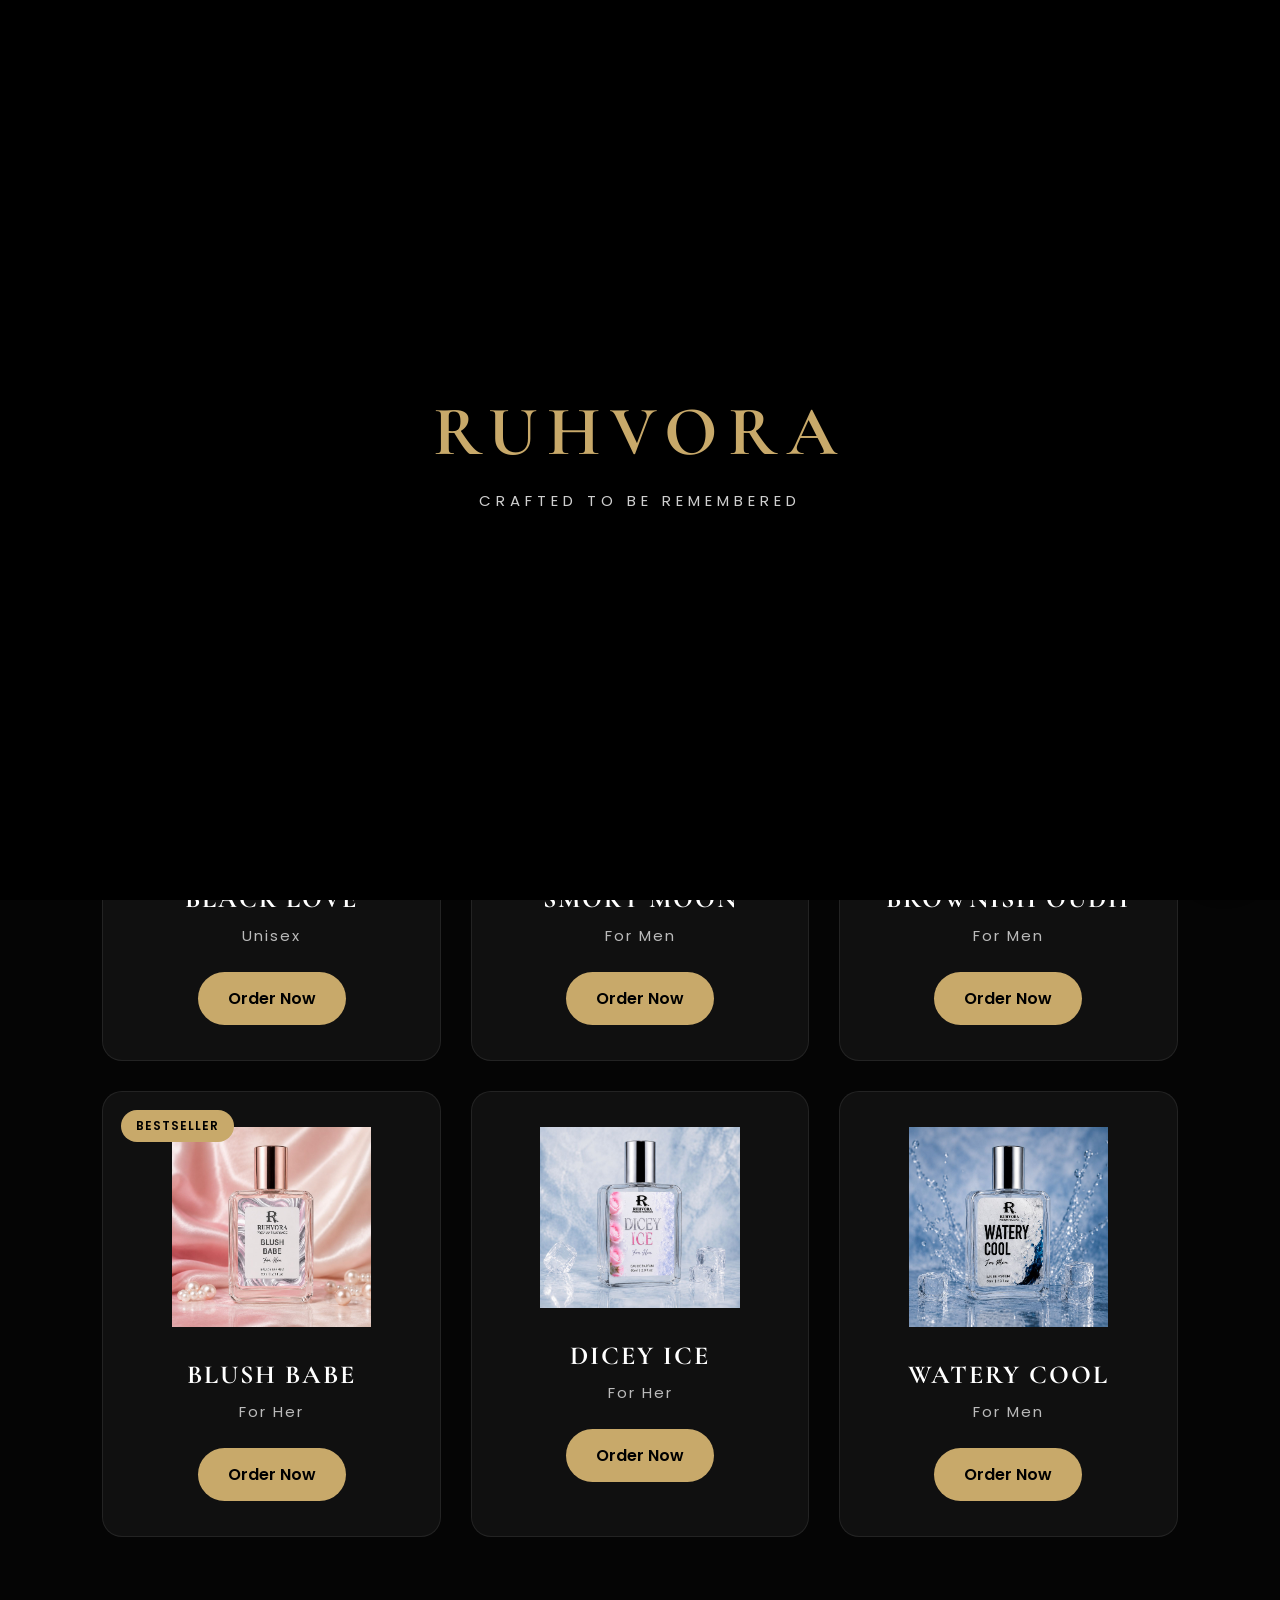
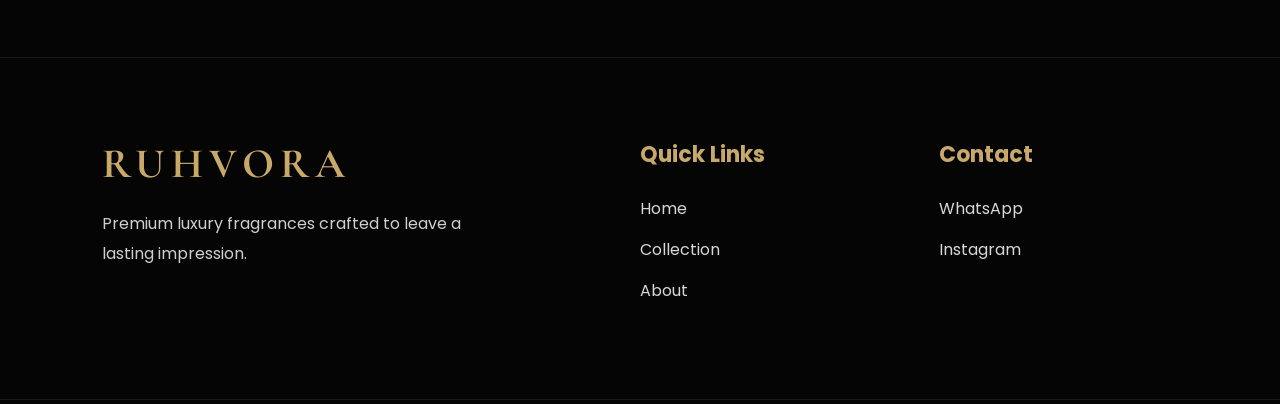
<file: index.html>
<!DOCTYPE html>
<html lang="en">
<head>
<meta http-equiv="refresh" content="0; url=products.html">
<meta property="og:title" content="RUHVORA | Luxury Fragrances">
<meta property="og:description"
content="Luxury fragrances crafted to be remembered.">
<meta property="og:image"
content="images/social-preview.jpeg">
<meta property="og:type"
content="website">
<meta charset="UTF-8">
<meta http-equiv="X-UA-Compatible" content="IE=edge">
<meta name="viewport" content="width=device-width, initial-scale=1.0">
<title>RUHVORA | Luxury Fragrances</title>
<meta name="description"
content="Discover premium luxury fragrances by RUHVORA. Long-lasting perfumes crafted for elegance, confidence and unforgettable impressions.">
<link rel="stylesheet" href="css/style.css">
<link rel="stylesheet" href="css/responsive.css">
<link rel="preconnect" href="https://fonts.googleapis.com">
<link rel="preconnect" href="https://fonts.gstatic.com" crossorigin>
<link href="https://fonts.googleapis.com/css2?family=Cormorant+Garamond:wght@400;500;600;700&family=Poppins:wght@300;400;500;600&display=swap" rel="stylesheet">
<link rel="icon" type="image/png" sizes="32x32" href="images/favicon.jpeg">
<link rel="apple-touch-icon" href="images/favicon.jpeg">
<meta name="theme-color" content="#000000">
</head>

<body>
<div id="loader">

    <div class="loader-content">

        <h1>RUHVORA</h1>

        <p>Crafted To Be Remembered</p>

    </div>

</div>
<header>
<nav class="navbar">
<div class="logo">
RUHVORA
</div>
<ul class="nav-links">
<li><a href="index.html">Home</a></li>
<li><a href="products.html">Collection</a></li>
<li><a href="about.html">About</a></li>
<li><a href="#contact">Contact</a></li>
</ul>
<a href="https://wa.me/918700405372" class="whatsapp-btn">
Order Now
</a>
<div class="menu-toggle">
    <span></span>
    <span></span>
    <span></span>
</div>
</nav>
</header>

<section class="hero ">
<div class="hero-content reveal-left">
<br>
<br>
<p class="tagline">Luxury Fragrances</p>
<h1>Crafted To<br>Be Remembered</h1>
<p class="hero-text">
Every fragrance tells a story.

Experience premium perfumes inspired by elegance,
confidence and unforgettable moments.
</p>

<div class="hero-buttons">
<a href="products.html" class="gold-btn">
Explore Collection
</a>
<a href="about.html" class="outline-btn">
About Brand
</a>
</div>
</div>
</section>

<section class="luxury-strip reveal">
    <div class="strip-box">
        <h2>6+</h2>
        <p>Luxury Fragrances</p>
    </div>
    <div class="strip-box">
        <h2>Long</h2>
        <p>Lasting Performance</p>
    </div>
    <div class="strip-box">
        <h2>Premium</h2>
        <p>Imported Oils</p>
    </div>
    <div class="strip-box">
        <h2>100%</h2>
        <p>Customer Satisfaction</p>
    </div>
</section>

<section class="collection reveal">
    <p class="section-tag">
        OUR COLLECTION
    </p>
    <h2 class="section-title">
        Signature Fragrances
    </h2>
    <div class="product-grid">
        <a href="black-love.html" class="product-card">
            <img src="images/products/black-love.png" alt="Black Love">
            <h3>BLACK LOVE</h3>
            <p>Unisex</p>
        </a>
        <a href="smoky-moon.html" class="product-card">
            <img src="images/products/smoky-moon.png" alt="Smoky Moon">
            <h3>SMOKY MOON</h3>
            <p>For Men</p>
        </a>
        <a href="brownish-oudh.html" class="product-card">
            <img src="images/products/brownish-oudh.png" alt="Brownish Oudh">
            <h3>BROWNISH OUDH</h3>
            <p>For Men</p>
        </a>
        <a href="blush-babe.html" class="product-card">
            <img src="images/products/blush-babe.png" alt="Blush Babe">
            <h3>BLUSH BABE</h3>
            <p>For Her</p>
        </a>
        <a href="dicey-ice.html" class="product-card">
            <img src="images/products/dicey-ice.png" alt="Dicey Ice">
            <h3>DICEY ICE</h3>
            <p>For Her</p>
        </a>
        <a href="watery-cool.html" class="product-card">
            <img src="images/products/watery-cool.png" alt="Watery Cool">
            <h3>WATERY COOL</h3>
            <p>For Men</p>
        </a>
    </div>
</section>

<section class="about reveal">
    <div class="about-image">
        <img src="images/about.jpeg" alt="RUHVORA">
    </div>
    <div class="about-content">
        <p class="section-tag">
            OUR STORY
        </p>
        <h2>
            The Art Of Luxury Fragrance
        </h2>
        <p class="about-text">
            RUHVORA believes that fragrance is more than a scent—
            it is an identity.
            Every bottle is crafted using premium quality fragrance oils
            to deliver elegance, confidence and long-lasting performance.
            Designed for those who appreciate luxury without compromise.
        </p>
        <div class="about-features">
            <p>✔ Premium Imported Oils</p>
            <p>✔ Long Lasting Performance</p>
            <p>✔ Luxury Packaging</p>
            <p>✔ Affordable Luxury</p>
        </div>
        <br>
        <a href="about.html" class="gold-btn">
            Discover More
        </a>
    </div>
</section>

<section class="why-choose">
    <p class="section-tag">
        WHY CHOOSE RUHVORA
    </p>
    <h2 class="section-title">
        Crafted For Those Who Appreciate Luxury
    </h2>
    <div class="choose-grid">
        <div class="choose-card">
            <div class="choose-icon">✦</div>
            <h3>Premium Oils</h3>
            <p>
                Made with carefully selected fragrance oils for a rich and elegant scent.
            </p>
        </div>
        <div class="choose-card">
            <div class="choose-icon">⏳</div>
            <h3>Long Lasting</h3>
            <p>
                Designed to stay fresh for hours with every spray.
            </p>
        </div>
        <div class="choose-card">
            <div class="choose-icon">🎁</div>
            <h3>Luxury Packaging</h3>
            <p>
                Elegant presentation that feels premium from the first look.
            </p>
        </div>
        <div class="choose-card">
            <div class="choose-icon">♛</div>
            <h3>Affordable Luxury</h3>
            <p>
                Premium quality fragrances without the premium price tag.
            </p>
        </div>
    </div>
</section>

<section class="gallery reveal">
    <p class="section-tag">
        RUHVORA MOMENTS
    </p>
    <h2 class="section-title">
        Luxury In Every Frame
    </h2>
    <div class="gallery-grid">
        <img src="images/gallery/gallery1.jpeg" alt="">
        <img src="images/gallery/gallery2.jpeg" alt="">
        <img src="images/gallery/gallery3.jpeg" alt="">
        <img src="images/gallery/gallery4.jpeg" alt="">
        <img src="images/gallery/gallery5.jpeg" alt="">
        <img src="images/gallery/gallery6.jpeg" alt="">
    </div>
    <a href="https://www.instagram.com/ruhvoraperfumes?igsh=MWJ6Y202bGFhYTZydA%3D%3D&utm_source=qr" class="gold-btn">
        Follow @RUHVORA
    </a>
</section>

<section class="cta reveal">
    <p class="section-tag">
        DISCOVER RUHVORA
    </p>
    <h2>
        Find Your Signature Fragrance
    </h2>
    <p class="cta-text">
        Experience premium luxury fragrances crafted to leave a lasting impression.
        Discover the scent that defines your personality.
    </p>
    <a href="https://wa.me/918700405372" class="gold-btn">
        Order On WhatsApp
    </a>
</section>

<footer class="footer reveal" id="contact">
    <div class="footer-container">
        <div class="footer-brand">
            <h2>RUHVORA</h2>
            <p>
                Premium luxury fragrances crafted to leave
                a lasting impression.
            </p>
        </div>
        <div class="footer-links">
            <h3>Quick Links</h3>
            <a href="index.html">Home</a>
            <a href="products.html">Collection</a>
            <a href="about.html">About</a>
        </div>
        <div class="footer-contact">
            <h3>Contact</h3>
            <a href="https://wa.me/917042523768">WhatsApp</a>
            <a href="https://www.instagram.com/ruhvoraperfumes?igsh=MWJ6Y202bGFhYTZydA%3D%3D&utm_source=qr">
                Instagram
            </a>
        </div>
    </div>
    <div class="footer-bottom">
        © 2026 RUHVORA. All Rights Reserved.
    </div>
</footer>

<!-- Floating WhatsApp -->
<a href="https://wa.me/918700405372"
class="floating-whatsapp"
target="_blank">
    <img src="images/whatsapp.png" alt="WhatsApp">
</a>
<!-- Back To Top -->
<button id="topBtn">
↑
</button>
<script src="js/main.js"></script>
</body>

</html>
</file>
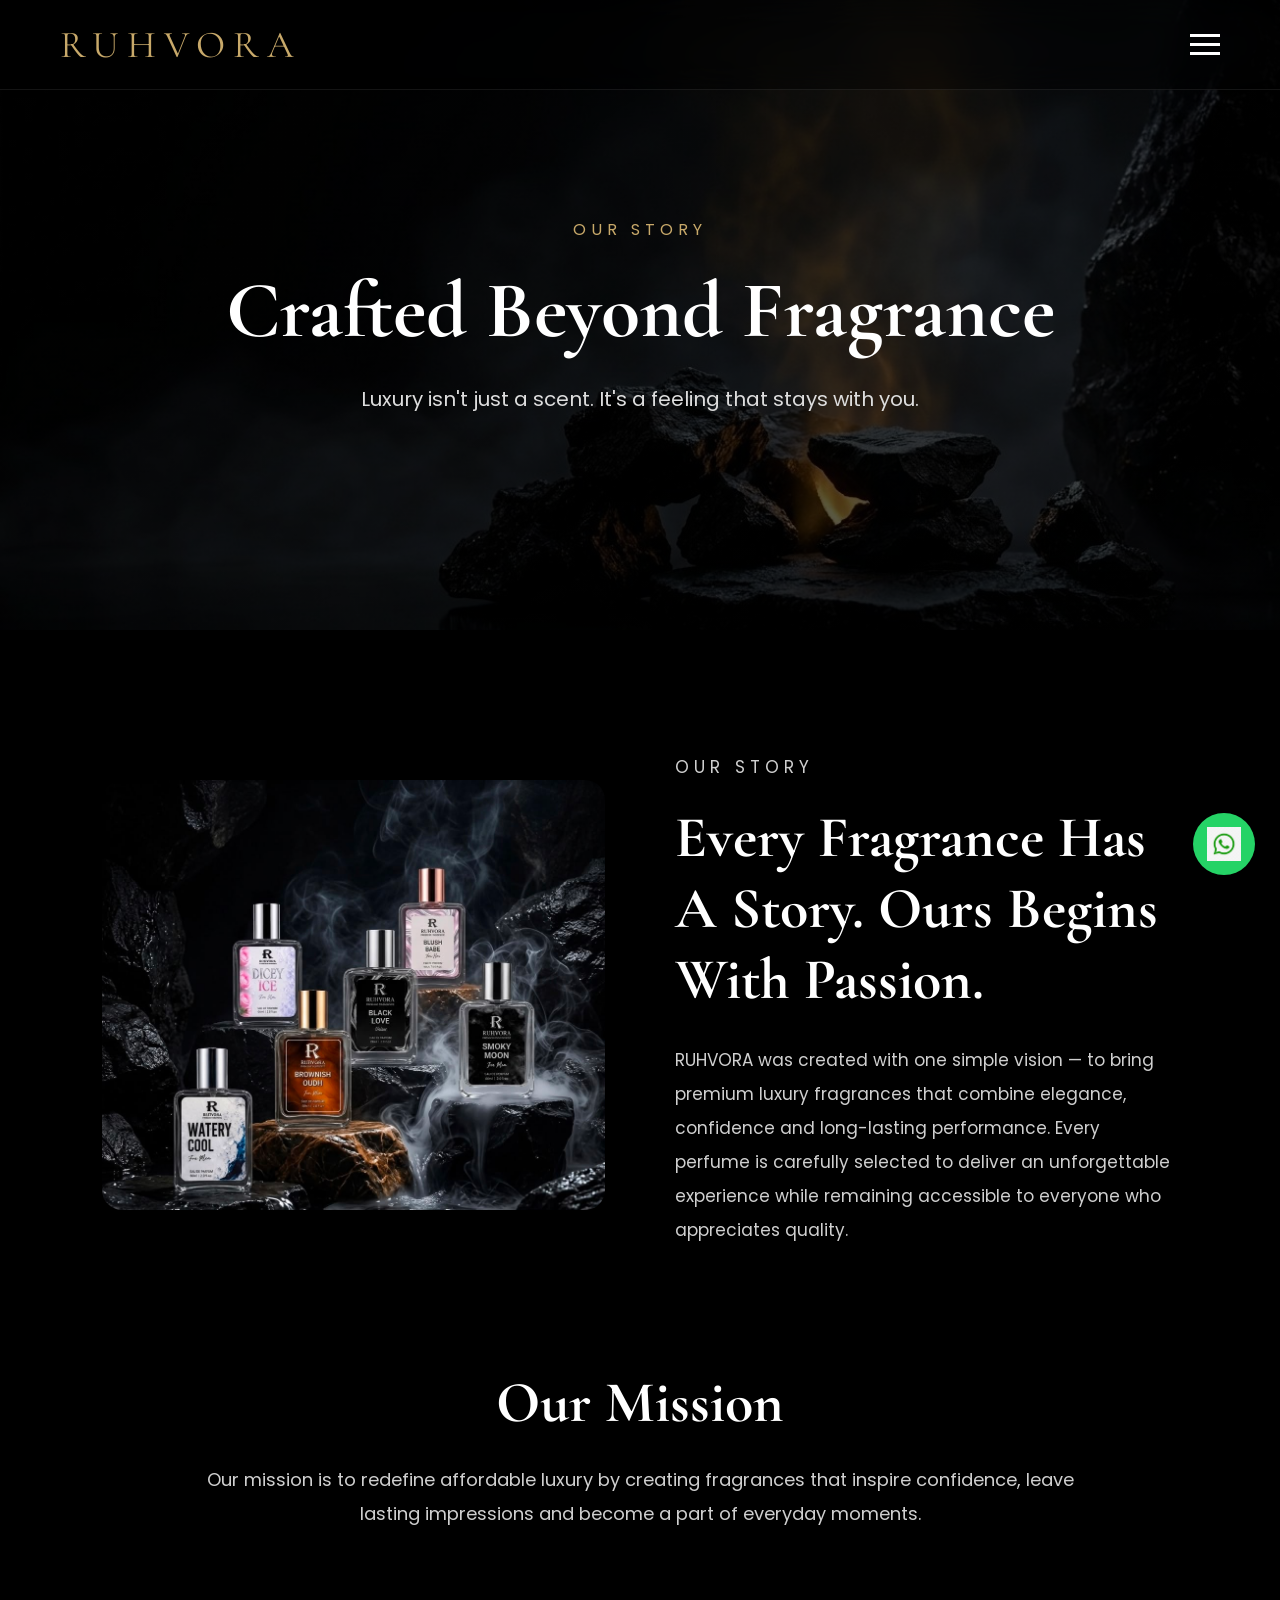
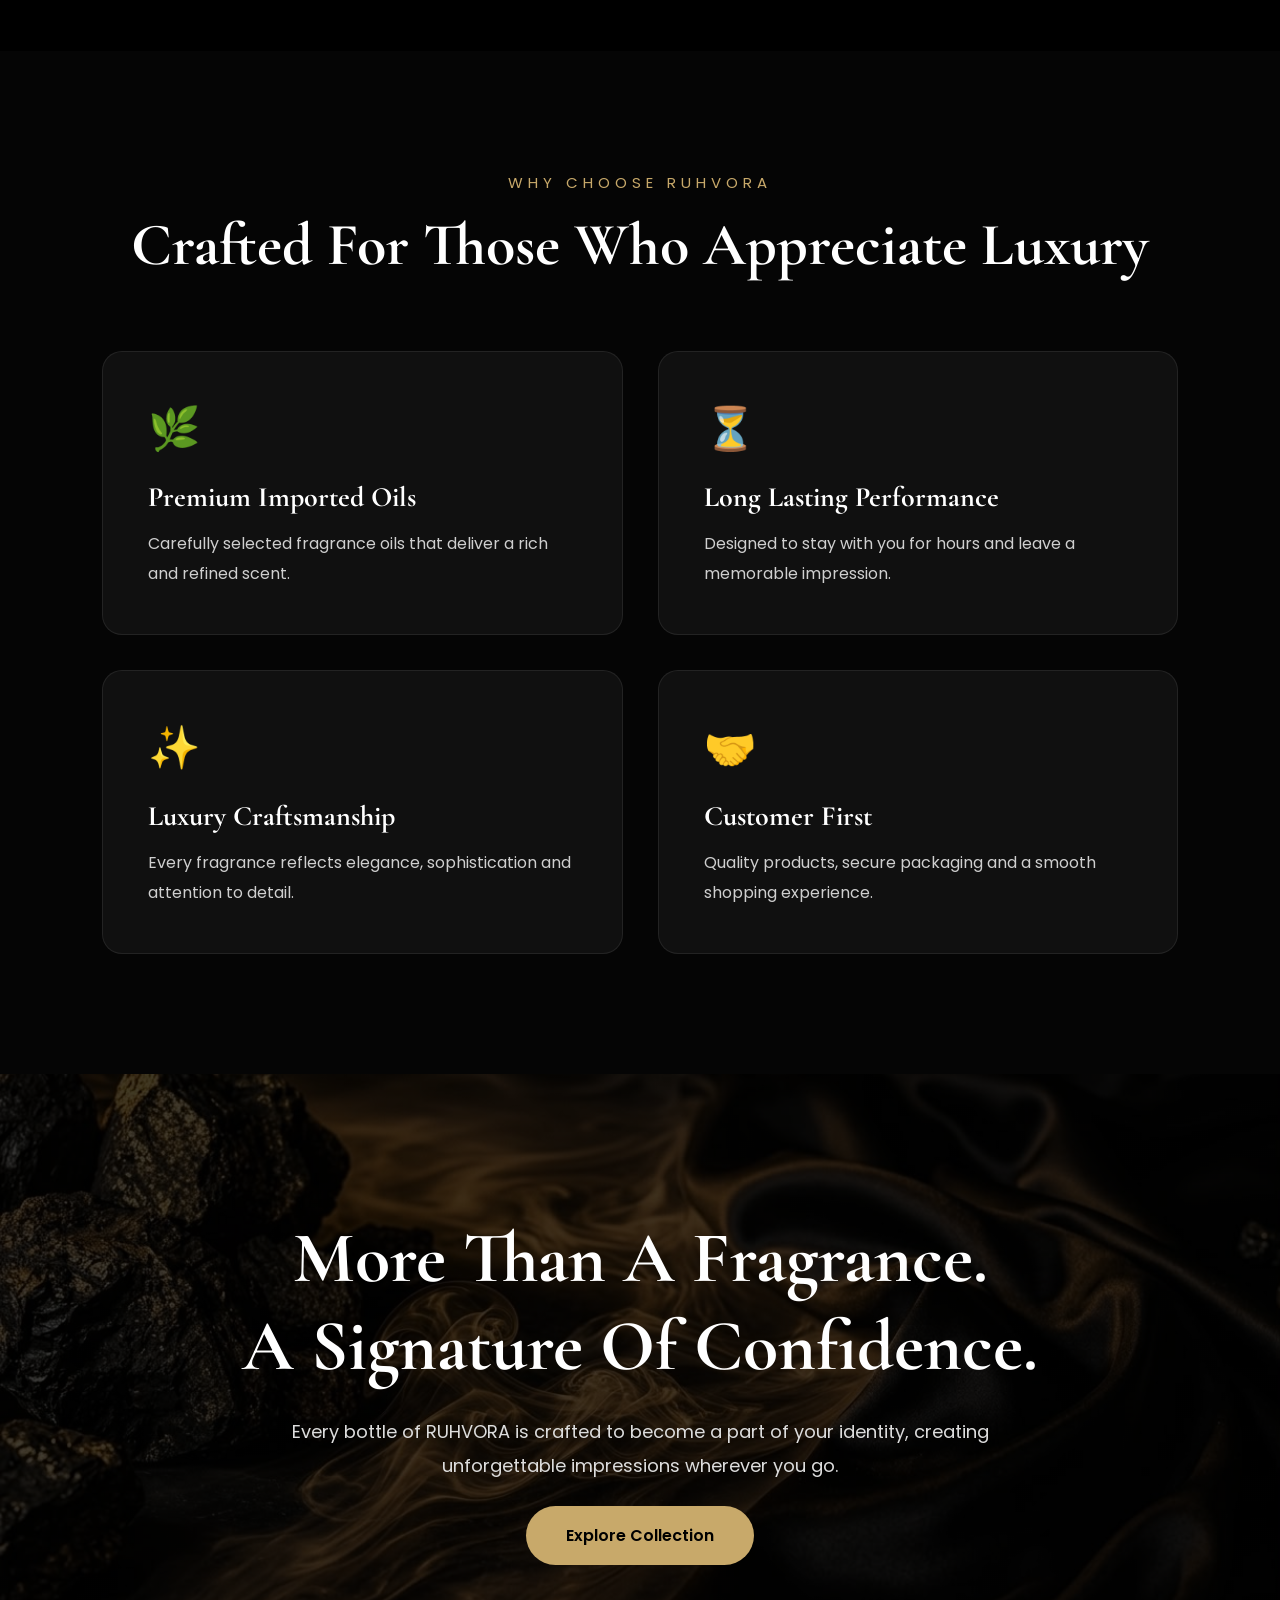
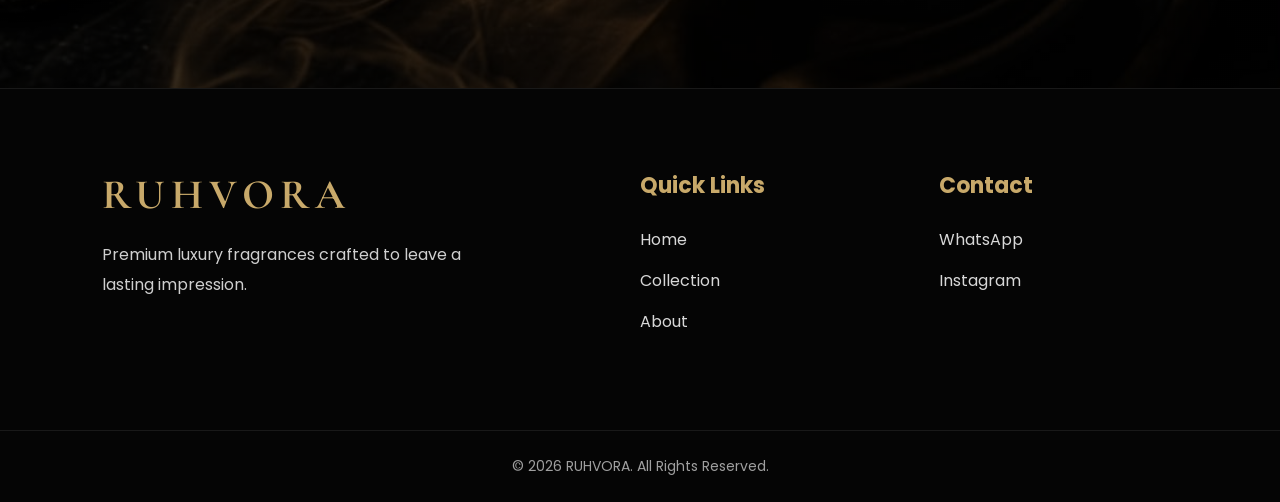
<file: about.html>
<!DOCTYPE html>
<html lang="en">
<head>
<meta property="og:title" content="About RUHVORA">
<meta property="og:description"
content="Discover the story, vision and craftsmanship behind RUHVORA.">
<meta property="og:image"
content="images/social-preview.jpeg">
<meta property="og:type"
content="website">
<meta charset="UTF-8">
<meta http-equiv="X-UA-Compatible" content="IE=edge">
<meta name="viewport" content="width=device-width, initial-scale=1.0">
<title>About | RUHVORA</title>
<link rel="stylesheet" href="css/style.css">
<link rel="stylesheet" href="css/responsive.css">
<link rel="preconnect" href="https://fonts.googleapis.com">
<link rel="preconnect" href="https://fonts.gstatic.com" crossorigin>
<link href="https://fonts.googleapis.com/css2?family=Cormorant+Garamond:wght@400;500;600;700&family=Poppins:wght@300;400;500;600&display=swap" rel="stylesheet">
<link rel="icon" type="image/png" sizes="32x32" href="images/favicon.jpeg">
<link rel="apple-touch-icon" href="images/favicon.jpeg">
<meta name="theme-color" content="#000000">
</head>

<body>
<div id="loader">

    <div class="loader-content">

        <h1>RUHVORA</h1>

        <p>Crafted To Be Remembered</p>

    </div>

</div>

<header>
<nav class="navbar">
<div class="logo">
RUHVORA
</div>
<ul class="nav-links">
<li><a href="index.html">Home</a></li>
<li><a href="products.html">Collection</a></li>
<li><a href="about.html">About</a></li>
<li><a href="#contact">Contact</a></li>
</ul>
<a href="https://wa.me/8700405372" class="whatsapp-btn">
Order Now
</a>
<div class="menu-toggle">
    <span></span>
    <span></span>
    <span></span>
</div>
</nav>
</header>

<section class="about-hero">
    <div class="about-overlay">
        <p>OUR STORY</p>
        <h1>
            Crafted Beyond
            Fragrance
        </h1>
        <span>
            Luxury isn't just a scent.
            It's a feeling that stays with you.
        </span>
    </div>
</section>

<section class="our-story">
    <div class="story-image reveal-left">
        <img src="images/story.jpeg" alt="RUHVORA Story">
    </div>
    <div class="story-content reveal-right">
        <p class="story-tag">
            OUR STORY
        </p>
        <h2>
            Every Fragrance Has A Story.
            Ours Begins With Passion.
        </h2>
        <p>
            RUHVORA was created with one simple vision —
            to bring premium luxury fragrances that combine
            elegance, confidence and long-lasting performance.

            Every perfume is carefully selected to deliver
            an unforgettable experience while remaining
            accessible to everyone who appreciates quality.
        </p>
    </div>
</section>

<section class="mission reveal">
    <h2>Our Mission</h2>
    <p>

        Our mission is to redefine affordable luxury by
        creating fragrances that inspire confidence,
        leave lasting impressions and become a part of
        everyday moments.
    </p>
</section>

<section class="why-ruhvora reveal">
    <p class="section-tag">
        WHY CHOOSE RUHVORA
    </p>
    <h2 class="section-title">
        Crafted For Those Who Appreciate Luxury
    </h2>
    <div class="why-grid">
        <div class="why-card">
            <div class="why-icon">🌿</div>
            <h3>Premium Imported Oils</h3>
            <p>
                Carefully selected fragrance oils that deliver a rich and refined scent.
            </p>
        </div>
        <div class="why-card">
            <div class="why-icon">⏳</div>
            <h3>Long Lasting Performance</h3>
            <p>
                Designed to stay with you for hours and leave a memorable impression.
            </p>
        </div>
        <div class="why-card">
            <div class="why-icon">✨</div>
            <h3>Luxury Craftsmanship</h3>
            <p>
                Every fragrance reflects elegance, sophistication and attention to detail.
            </p>
        </div>
        <div class="why-card">
            <div class="why-icon">🤝</div>
            <h3>Customer First</h3>
            <p>
                Quality products, secure packaging and a smooth shopping experience.
            </p>
        </div>
    </div>
</section>

<section class="our-promise zoom">
    <h2>
        More Than A Fragrance.<br>
        A Signature Of Confidence.
    </h2>
    <p>
        Every bottle of RUHVORA is crafted to become a part of your identity,
        creating unforgettable impressions wherever you go.
    </p>
    <a href="products.html" class="gold-btn">
        Explore Collection
    </a>
</section>

<footer class="footer" id="contact">
    <div class="footer-container">
        <div class="footer-brand">
            <h2>RUHVORA</h2>
            <p>
                Premium luxury fragrances crafted to leave
                a lasting impression.
            </p>
        </div>
        <div class="footer-links">
            <h3>Quick Links</h3>
            <a href="#home">Home</a>
            <a href="products.html">Collection</a>
            <a href="#about">About</a>
        </div>
        <div class="footer-contact">
            <h3>Contact</h3>
            <a href="https://wa.me/918700405372">WhatsApp</a>
            <a href="https://instagram.com/yourusername">
                Instagram
            </a>
        </div>
    </div>
    <div class="footer-bottom">
        © 2026 RUHVORA. All Rights Reserved.
    </div>
</footer>

<!-- Floating WhatsApp -->

<a href="https://wa.me/918700405372"
class="floating-whatsapp"
target="_blank">

    <img src="images/whatsapp.png" alt="WhatsApp">

</a>

<!-- Back To Top -->

<button id="topBtn">

↑

</button>
<script src="js/main.js"></script>
</body>

</html>
</file>
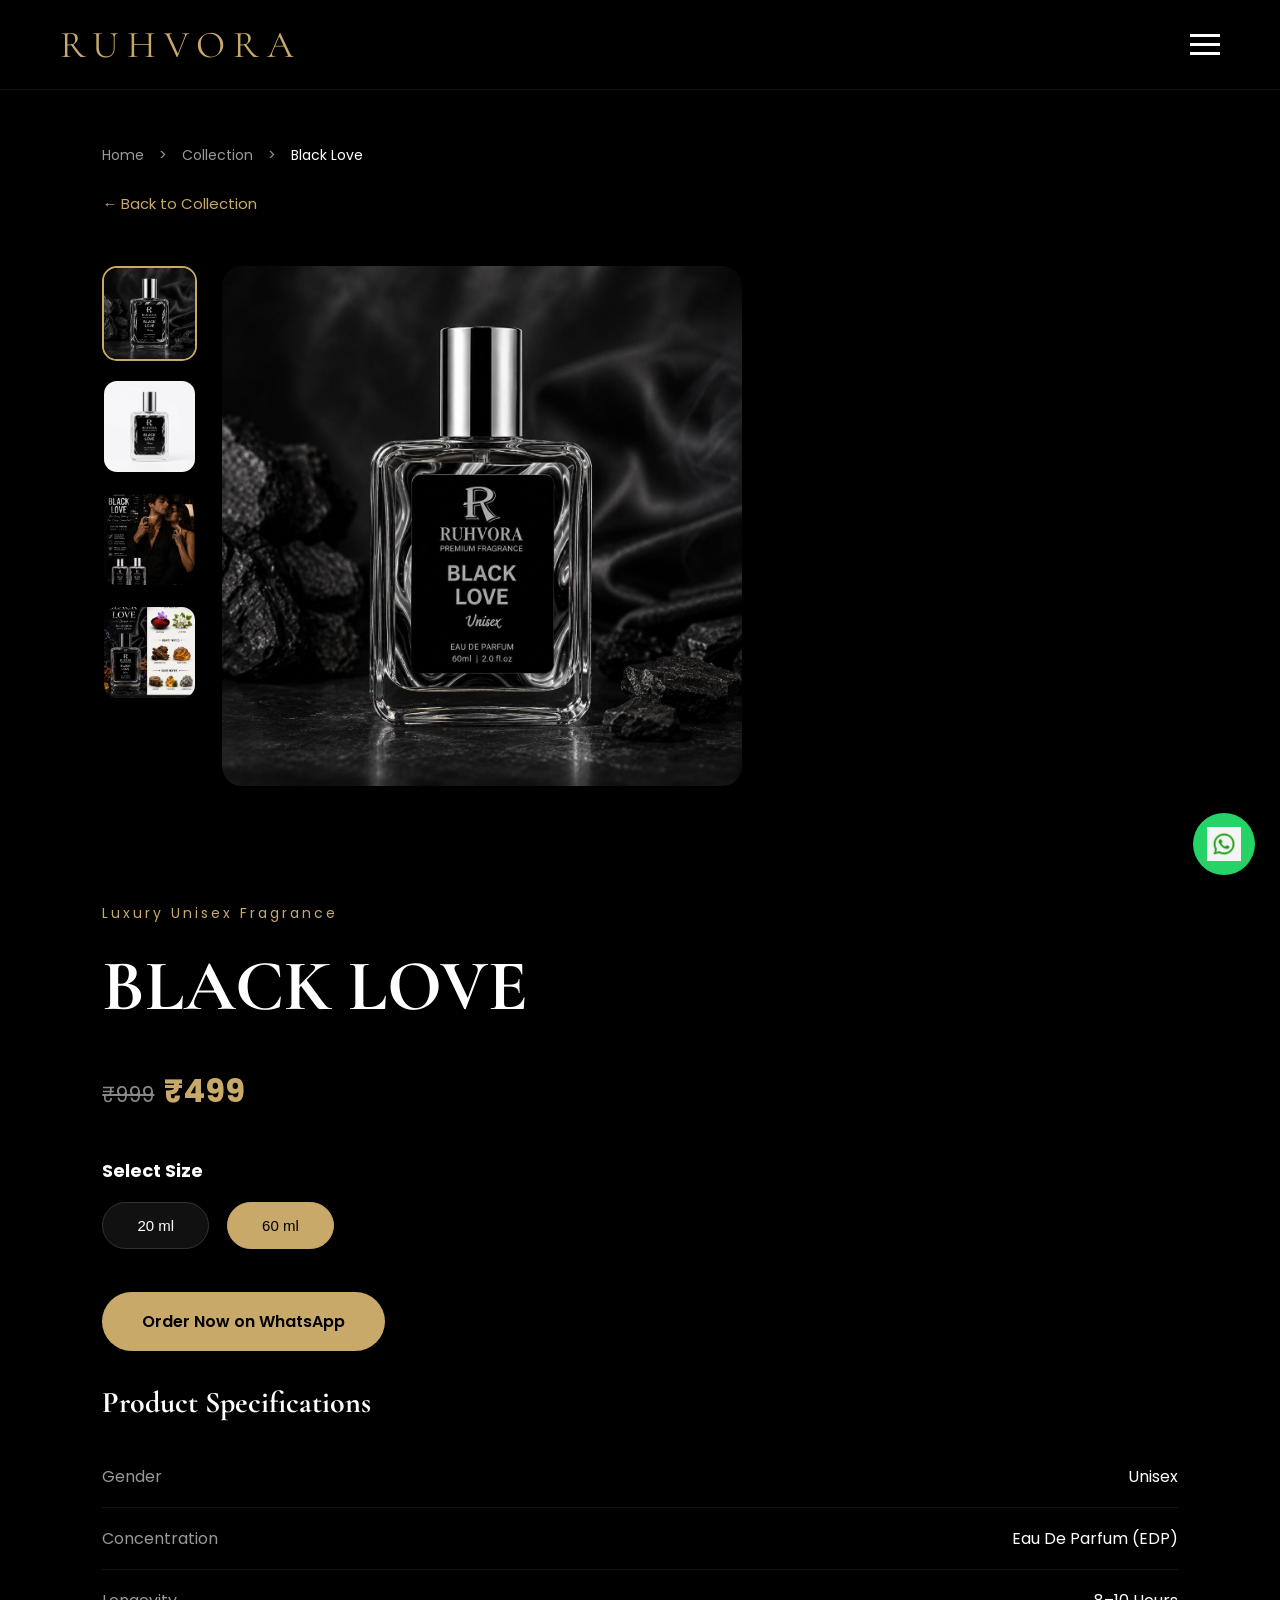
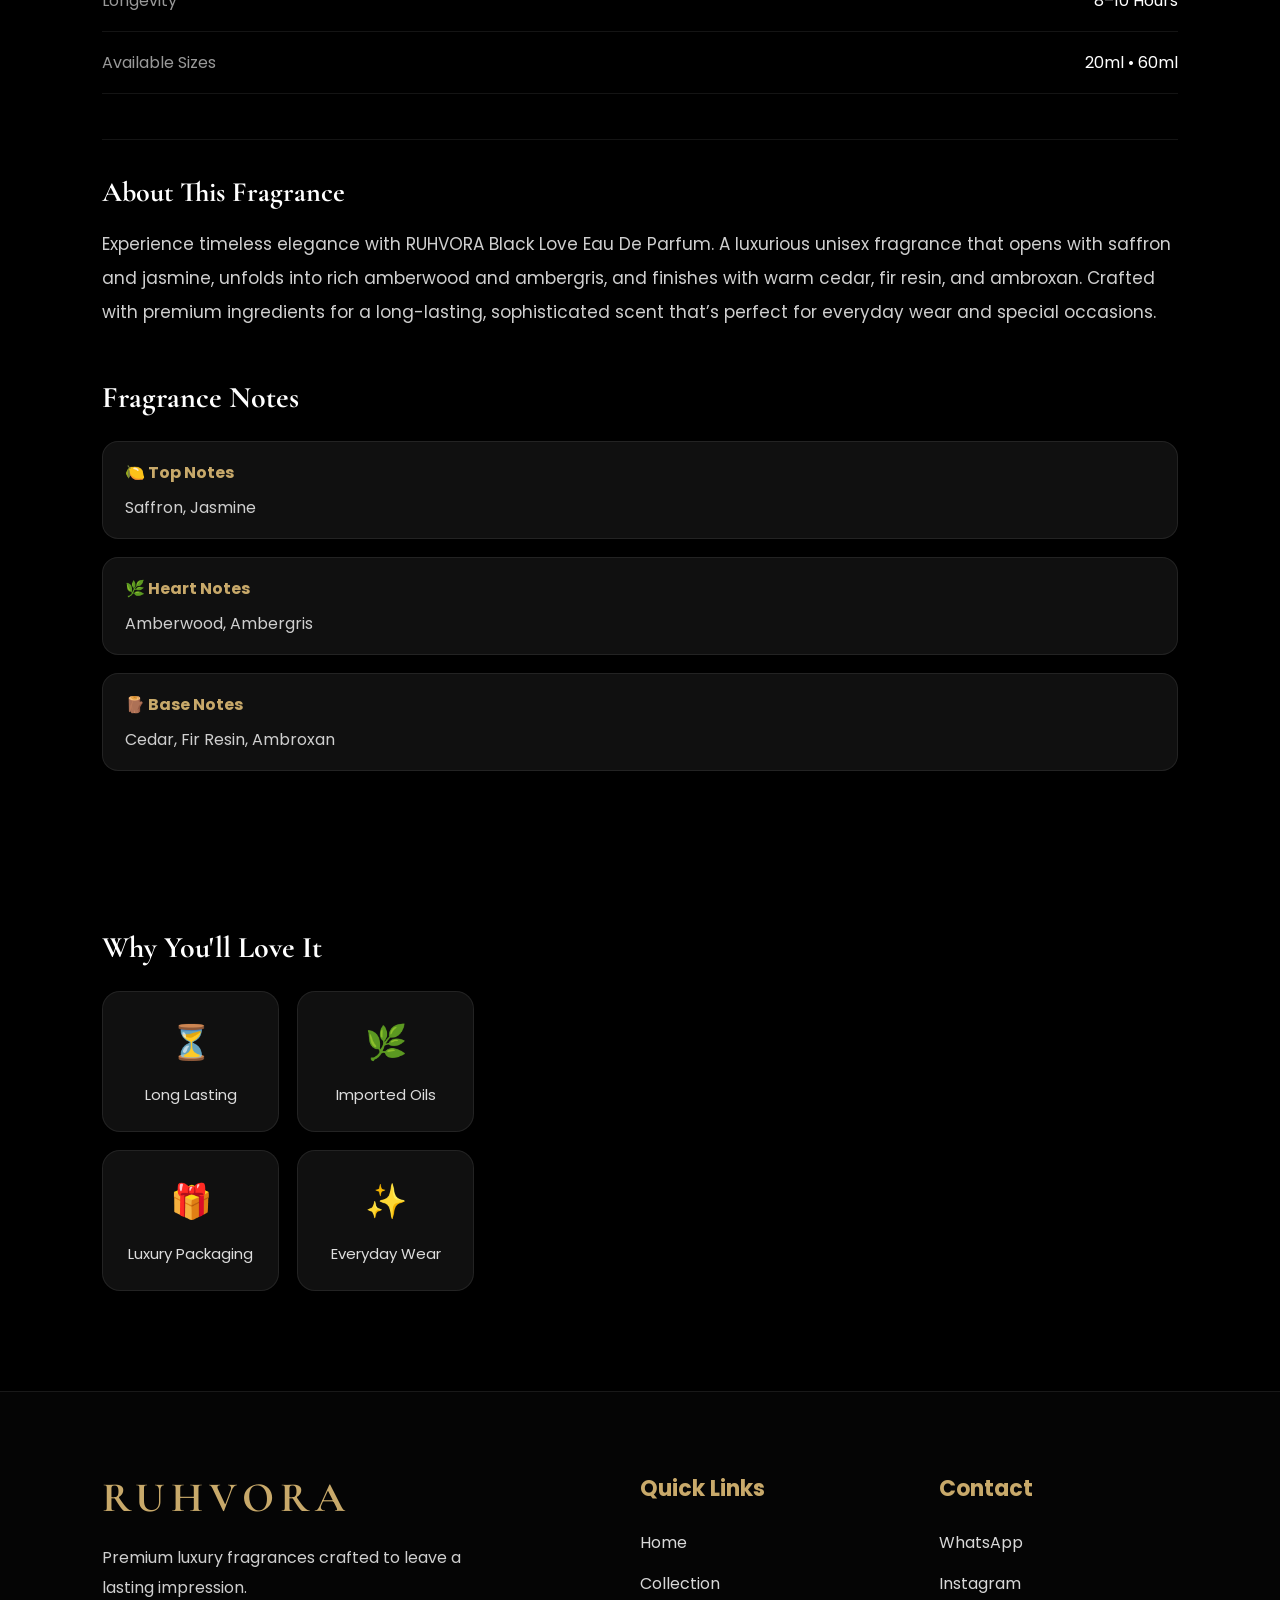
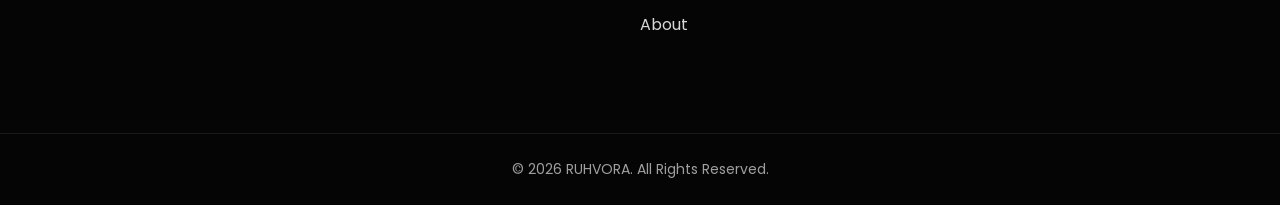
<file: black-love.html>
<!DOCTYPE html>
<html lang="en">

<head>
<meta property="og:title" content="BLACK LOVE | RUHVORA">
<meta property="og:description"
content="Experience BLACK LOVE, a premium long-lasting luxury fragrance by RUHVORA.">
<meta property="og:image"
content="images/products/black-love/1.jpeg">
<meta property="og:type"
content="product">
<meta charset="UTF-8">
<meta name="viewport"
content="width=device-width, initial-scale=1.0">
<title>
BLACK LOVE | RUHVORA
</title>
<meta name="description"
content="BLACK LOVE by RUHVORA. Premium long-lasting luxury fragrance available in 20ml and 60ml.">
<link rel="stylesheet" href="css/style.css">
<link rel="stylesheet" href="css/responsive.css">
<link rel="preconnect"
href="https://fonts.googleapis.com">
<link rel="preconnect"
href="https://fonts.gstatic.com"
crossorigin>
<link href="https://fonts.googleapis.com/css2?family=Cormorant+Garamond:wght@400;500;600;700&family=Poppins:wght@300;400;500;600&display=swap"
rel="stylesheet">
<link rel="icon" type="image/png" sizes="32x32" href="images/favicon.jpeg">
<link rel="apple-touch-icon" href="images/favicon.jpeg">
<meta name="theme-color" content="#000000">
</head>
<body>

<div id="loader">

    <div class="loader-content">

        <h1>RUHVORA</h1>

        <p>Crafted To Be Remembered</p>

    </div>

</div>
<header>
<nav class="navbar">
<div class="logo">
RUHVORA
</div>
<ul class="nav-links">
<li><a href="index.html">Home</a></li>
<li><a href="products.html">Collection</a></li>
<li><a href="about.html">About</a></li>
<li><a href="#contact">Contact</a></li>
</ul>
<a href="https://wa.me/8700405372" class="whatsapp-btn">
Order Now
</a>
<div class="menu-toggle">
    <span></span>
    <span></span>
    <span></span>
</div>
</nav>
</header>

<section class="breadcrumb">
<a href="index.html">
Home
</a>
<span>></span>
<a href="products.html">
Collection
</a>
<span>></span>
<p>
Black Love
</p>
</section>
<div class="back-btn">
<a href="products.html">
← Back to Collection
</a>
</div>

<section class="product-page">
    <!-- LEFT SIDE -->
    <div class="product-left">
        <div class="product-gallery">
            <div class="thumbnail-column">
            <img src="images/products/black-love/1.jpeg" class="thumb active-thumb">
            <img src="images/products/black-love/2.jpeg" class="thumb">
            <img src="images/products/black-love/3.jpeg" class="thumb">
            <img src="images/products/black-love/4.jpeg" class="thumb">
            </div>
            <div class="main-image">
                <img
                id="mainProductImage"
                src="images/products/black-love/1.jpeg">
            </div>
        </div>
        <div class="product-features">
            <h3>Why You'll Love It</h3>
            <div class="feature-grid">
                <div class="feature-box">
                    <h4>⏳</h4>
                    <p>Long Lasting</p>
                </div>
                <div class="feature-box">
                    <h4>🌿</h4>
                    <p>Imported Oils</p>
                </div>
                <div class="feature-box">
                    <h4>🎁</h4>
                    <p>Luxury Packaging</p>
                </div>
                <div class="feature-box">
                    <h4>✨</h4>
                    <p>Everyday Wear</p>
                </div>
            </div>
        </div>
    </div>
    

    <!-- RIGHT SIDE -->
    <div class="product-right">
        <p class="product-category">
            Luxury Unisex Fragrance
        </p>
        <h1>
            BLACK LOVE
        </h1>
        <h2 id="productPrice">
            <span class="old-price">₹999</span>
            <span class="new-price">₹499</span>
        </h2>
        <div class="size-section">
            <h3>Select Size</h3>
            <div class="size-selector">
                <button
                class="size-btn"
                data-size="20"
                data-price="249">
                   20 ml
                </button>
                <button
                class="size-btn active"
                data-size="60"
                data-price="499">
                    60 ml
                </button>
            </div>
        </div>
        <br>
        <a id="orderBtn" class="gold-btn" target="_blank">
        Order Now on WhatsApp
        </a>
        <br>
        <div class="product-specs">
            <h3>Product Specifications</h3>
            <div class="spec-row">
                <span>Gender</span>
                <span>Unisex</span>
            </div>
            <div class="spec-row">
                <span>Concentration</span>
                <span>Eau De Parfum (EDP)</span>
            </div>
            <div class="spec-row">
                <span>Longevity</span>
                <span>8–10 Hours</span>
            </div>
            <div class="spec-row">
                <span>Available Sizes</span>
                <span>20ml • 60ml</span>
            </div>
        </div>
        <div class="product-description">
            <h3>About This Fragrance</h3>
            <p>
            Experience timeless elegance with RUHVORA Black Love Eau De Parfum. 
            A luxurious unisex fragrance that opens with saffron and jasmine, 
            unfolds into rich amberwood and ambergris, and finishes with warm cedar, 
            fir resin, and ambroxan. Crafted with premium ingredients for a long-lasting, 
            sophisticated scent that’s perfect for everyday wear and special occasions.
            </p>
        </div>
        <div class="fragrance-notes">
            <h3>Fragrance Notes</h3>
            <div class="note-card">
                <h4>🍋 Top Notes</h4>
                <p>Saffron, Jasmine</p>
            </div>
            <div class="note-card">
                <h4>🌿 Heart Notes</h4>
                <p>Amberwood, Ambergris</p>
            </div>
            <div class="note-card">
                <h4>🪵 Base Notes</h4>
                <p>Cedar, Fir Resin, Ambroxan</p>
            </div>
        </div>
    </div>
</section>

<footer class="footer" id="contact">
    <div class="footer-container">
        <div class="footer-brand">
            <h2>RUHVORA</h2>
            <p>
                Premium luxury fragrances crafted to leave
                a lasting impression.
            </p>
        </div>
        <div class="footer-links">
            <h3>Quick Links</h3>
            <a href="index.html">Home</a>
            <a href="products.html">Collection</a>
            <a href="about.html">About</a>
        </div>
        <div class="footer-contact">
            <h3>Contact</h3>
            <a href="https://wa.me/918700405372">WhatsApp</a>
            <a href="https://www.instagram.com/ruhvoraperfumes?igsh=MWJ6Y202bGFhYTZydA%3D%3D&utm_source=qr">
                Instagram
            </a>
        </div>
    </div>
    <div class="footer-bottom">
        © 2026 RUHVORA. All Rights Reserved.
    </div>
</footer>


<!-- Floating WhatsApp -->

<a href="https://wa.me/918700405372"
class="floating-whatsapp"
target="_blank">

    <img src="images/whatsapp.png" alt="WhatsApp">

</a>

<!-- Back To Top -->

<button id="topBtn">

↑

</button>
<script src="js/product.js"></script>
<script src="js/main.js"></script>
</body>

</html>
</file>
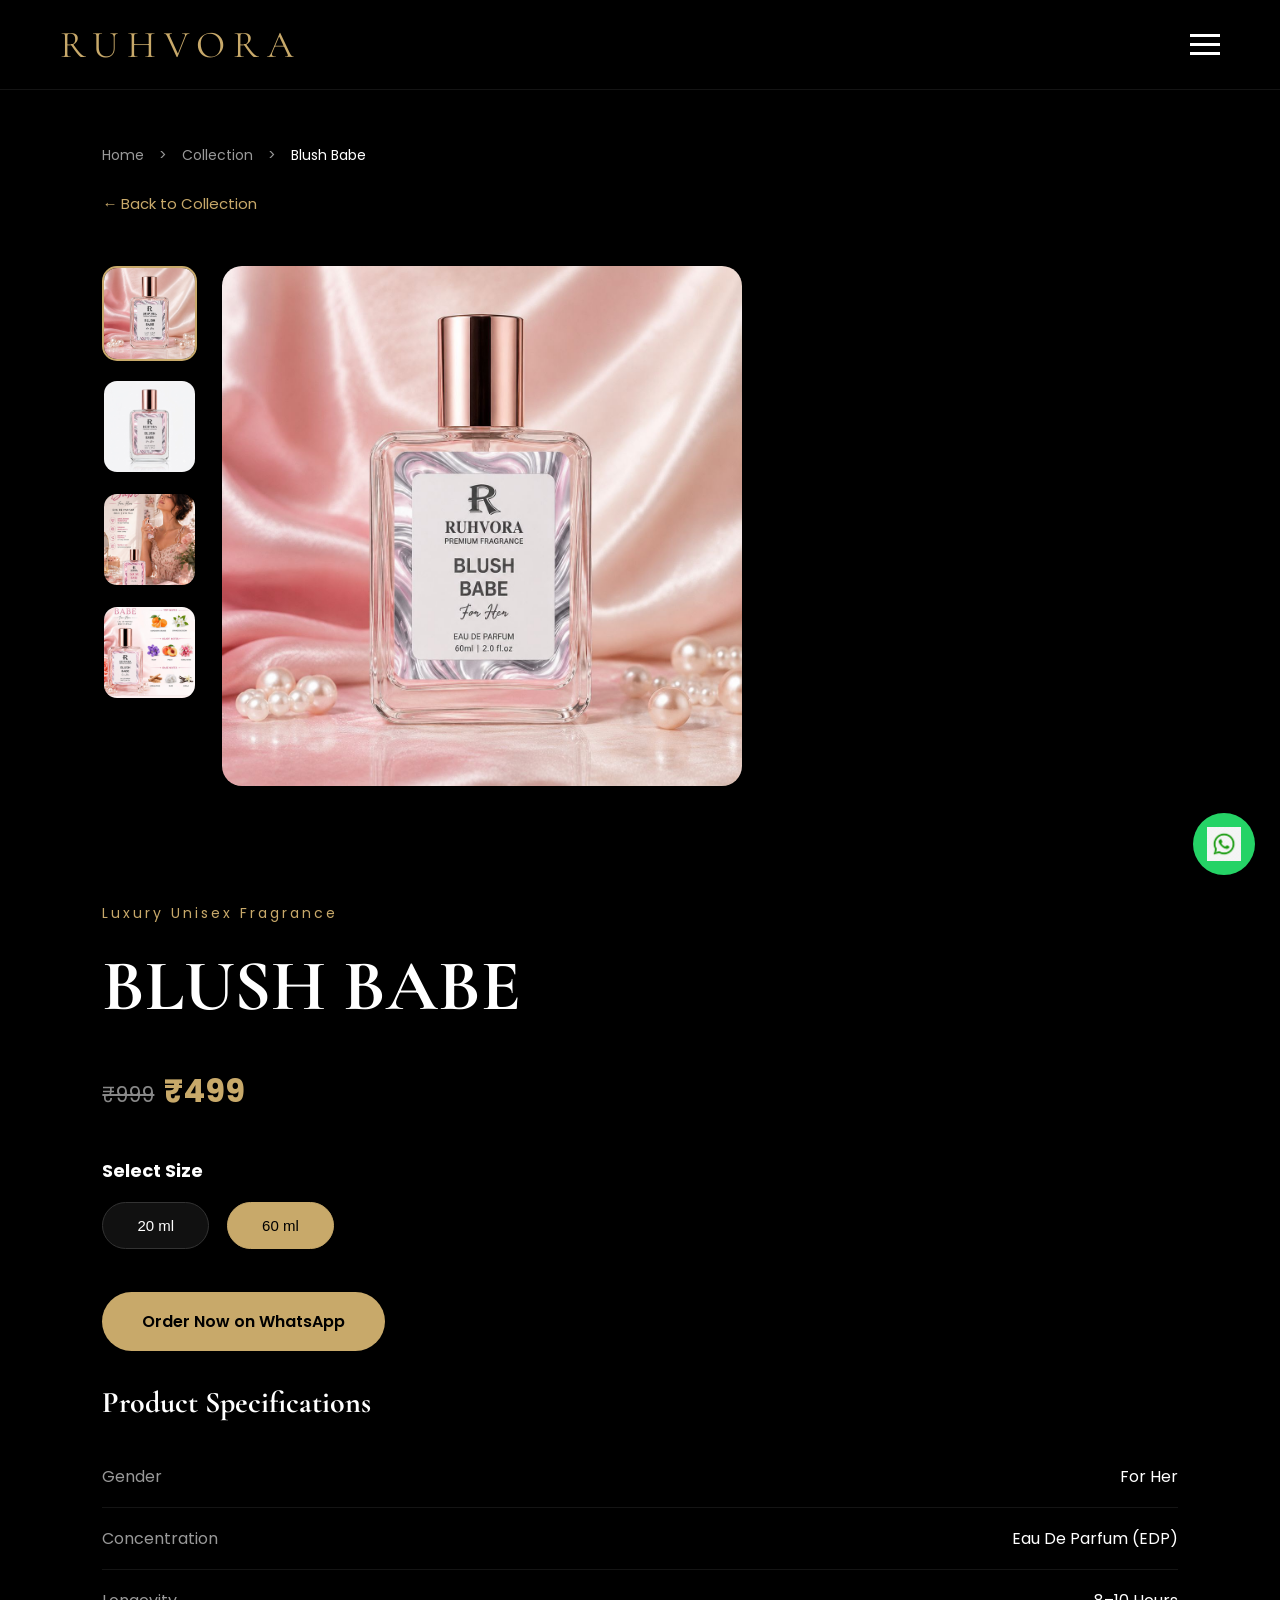
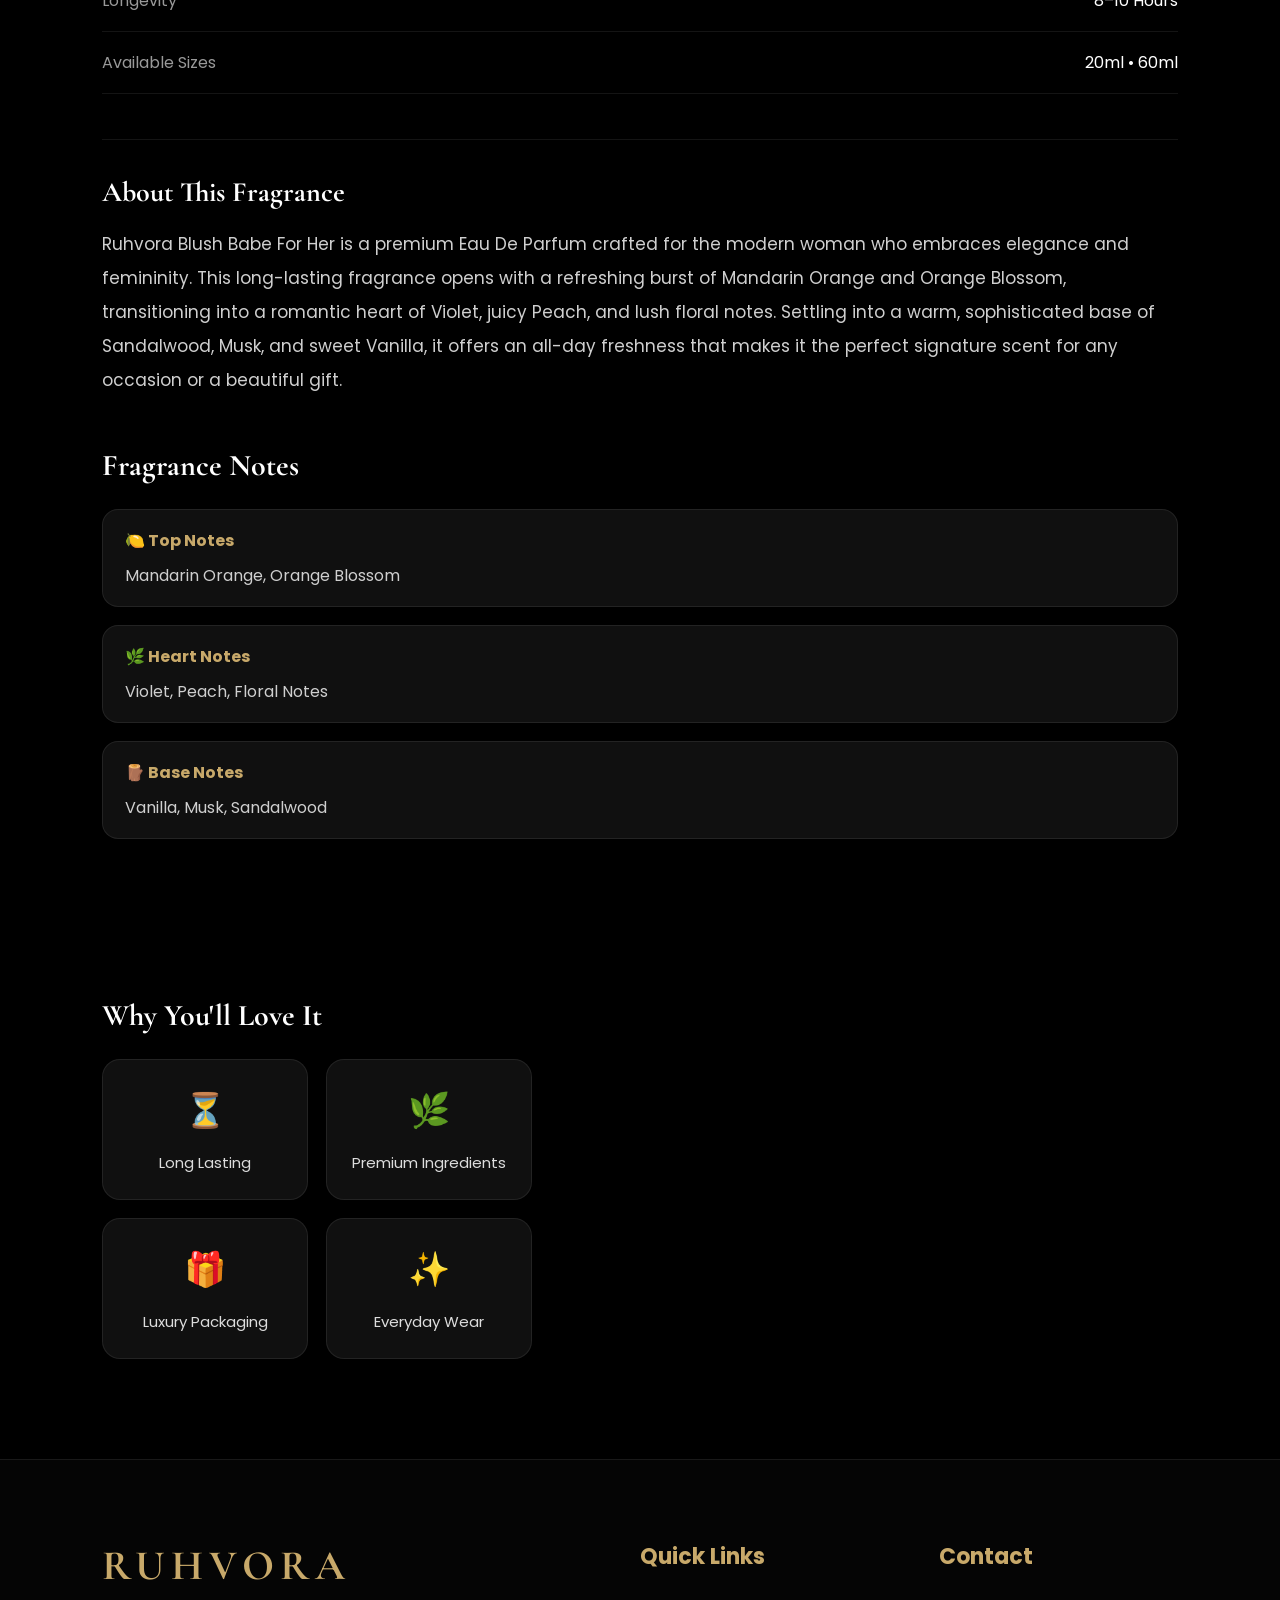
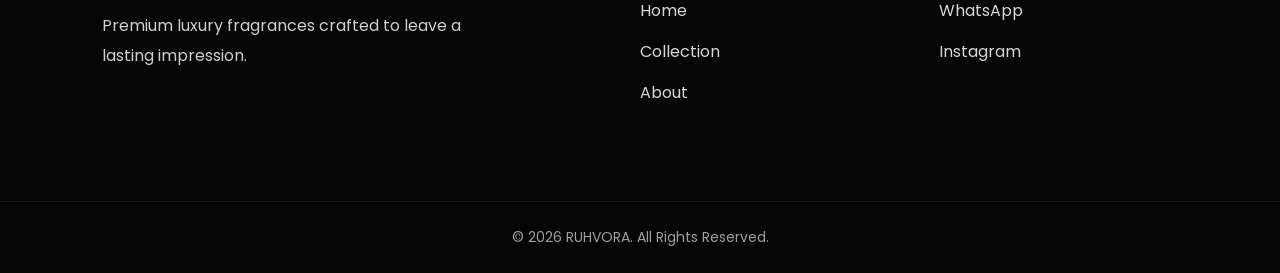
<file: blush-babe.html>
<!DOCTYPE html>
<html lang="en">

<head>
<meta property="og:title" content="BLUSH BABE | RUHVORA">
<meta property="og:description"
content="Experience BLUSH BABE, a premium long-lasting luxury fragrance by RUHVORA.">
<meta property="og:image"
content="images/products/blush-babe/1.jpeg">
<meta property="og:type"
content="product">
<meta charset="UTF-8">
<meta name="viewport"
content="width=device-width, initial-scale=1.0">
<title>
BLUSH BABE | RUHVORA
</title>
<meta name="description"
content="BLUSH BABE by RUHVORA. Premium long-lasting luxury fragrance available in 20ml and 60ml.">
<link rel="stylesheet" href="css/style.css">
<link rel="stylesheet" href="css/responsive.css">
<link rel="preconnect"
href="https://fonts.googleapis.com">
<link rel="preconnect"
href="https://fonts.gstatic.com"
crossorigin>
<link href="https://fonts.googleapis.com/css2?family=Cormorant+Garamond:wght@400;500;600;700&family=Poppins:wght@300;400;500;600&display=swap"
rel="stylesheet">
<link rel="icon" type="image/png" sizes="32x32" href="images/favicon.jpeg">
<link rel="apple-touch-icon" href="images/favicon.jpeg">
<meta name="theme-color" content="#000000">
</head>
<body>

<div id="loader">

    <div class="loader-content">

        <h1>RUHVORA</h1>

        <p>Crafted To Be Remembered</p>

    </div>

</div>
<header>
<nav class="navbar">
<div class="logo">
RUHVORA
</div>
<ul class="nav-links">
<li><a href="index.html">Home</a></li>
<li><a href="products.html">Collection</a></li>
<li><a href="about.html">About</a></li>
<li><a href="#contact">Contact</a></li>
</ul>
<a href="https://wa.me/918700405372" class="whatsapp-btn">
Order Now
</a>
<div class="menu-toggle">
    <span></span>
    <span></span>
    <span></span>
</div>
</nav>
</header>

<section class="breadcrumb">
<a href="index.html">
Home
</a>
<span>></span>
<a href="products.html">
Collection
</a>
<span>></span>
<p>
Blush Babe
</p>
</section>
<div class="back-btn">
<a href="products.html">
← Back to Collection
</a>
</div>

<section class="product-page">
    <!-- LEFT SIDE -->
    <div class="product-left">
        <div class="product-gallery">
            <div class="thumbnail-column">
            <img src="images/products/blush-babe/1.jpeg" class="thumb active-thumb">
            <img src="images/products/blush-babe/2.jpeg" class="thumb">
            <img src="images/products/blush-babe/3.jpeg" class="thumb">
            <img src="images/products/blush-babe/4.jpeg" class="thumb">
            </div>
            <div class="main-image">
                <img
                id="mainProductImage"
                src="images/products/blush-babe/1.jpeg">
            </div>
        </div>
        <div class="product-features">
            <h3>Why You'll Love It</h3>
            <div class="feature-grid">
                <div class="feature-box">
                    <h4>⏳</h4>
                    <p>Long Lasting</p>
                </div>
                <div class="feature-box">
                    <h4>🌿</h4>
                    <p>Premium Ingredients</p>
                </div>
                <div class="feature-box">
                    <h4>🎁</h4>
                    <p>Luxury Packaging</p>
                </div>
                <div class="feature-box">
                    <h4>✨</h4>
                    <p>Everyday Wear</p>
                </div>
            </div>
        </div>
    </div>
    

    <!-- RIGHT SIDE -->
    <div class="product-right">
        <p class="product-category">
            Luxury Unisex Fragrance
        </p>
        <h1>
            BLUSH BABE
        </h1>
        <h2 id="productPrice">
            <span class="old-price">₹999</span>
            <span class="new-price">₹499</span>
        </h2>
        <div class="size-section">
            <h3>Select Size</h3>
            <div class="size-selector">
                <button
                class="size-btn"
                data-size="20"
                data-price="249">
                   20 ml
                </button>
                <button
                class="size-btn active"
                data-size="60"
                data-price="499">
                    60 ml
                </button>
            </div>
        </div>
        <br>
        <a id="orderBtn" class="gold-btn" target="_blank">
        Order Now on WhatsApp
        </a>
        <br>
        <div class="product-specs">
            <h3>Product Specifications</h3>
            <div class="spec-row">
                <span>Gender</span>
                <span>For Her</span>
            </div>
            <div class="spec-row">
                <span>Concentration</span>
                <span>Eau De Parfum (EDP)</span>
            </div>
            <div class="spec-row">
                <span>Longevity</span>
                <span>8–10 Hours</span>
            </div>
            <div class="spec-row">
                <span>Available Sizes</span>
                <span>20ml • 60ml</span>
            </div>
        </div>
        <div class="product-description">
            <h3>About This Fragrance</h3>
            <p>
            Ruhvora Blush Babe For Her is a premium Eau De Parfum crafted 
            for the modern woman who embraces elegance and femininity. 
            This long-lasting fragrance opens with a refreshing burst of 
            Mandarin Orange and Orange Blossom, transitioning into a romantic 
            heart of Violet, juicy Peach, and lush floral notes. 
            Settling into a warm, sophisticated base of Sandalwood, Musk, 
            and sweet Vanilla, it offers an all-day freshness that makes it 
            the perfect signature scent for any occasion or a beautiful gift.
            </p>
        </div>
        <div class="fragrance-notes">
            <h3>Fragrance Notes</h3>
            <div class="note-card">
                <h4>🍋 Top Notes</h4>
                <p>Mandarin Orange, Orange Blossom</p>
            </div>
            <div class="note-card">
                <h4>🌿 Heart Notes</h4>
                <p>Violet, Peach, Floral Notes</p>
            </div>
            <div class="note-card">
                <h4>🪵 Base Notes</h4>
                <p>Vanilla, Musk, Sandalwood</p>
            </div>
        </div>
    </div>
</section>

<footer class="footer" id="contact">
    <div class="footer-container">
        <div class="footer-brand">
            <h2>RUHVORA</h2>
            <p>
                Premium luxury fragrances crafted to leave
                a lasting impression.
            </p>
        </div>
        <div class="footer-links">
            <h3>Quick Links</h3>
            <a href="index.html">Home</a>
            <a href="products.html">Collection</a>
            <a href="about.html">About</a>
        </div>
        <div class="footer-contact">
            <h3>Contact</h3>
            <a href="https://wa.me/918700405372">WhatsApp</a>
            <a href="https://www.instagram.com/ruhvoraperfumes?igsh=MWJ6Y202bGFhYTZydA%3D%3D&utm_source=qr">
                Instagram
            </a>
        </div>
    </div>
    <div class="footer-bottom">
        © 2026 RUHVORA. All Rights Reserved.
    </div>
</footer>


<!-- Floating WhatsApp -->

<a href="https://wa.me/918700405372"
class="floating-whatsapp"
target="_blank">

    <img src="images/whatsapp.png" alt="WhatsApp">

</a>

<!-- Back To Top -->

<button id="topBtn">

↑

</button>
<script src="js/product.js"></script>
<script src="js/main.js"></script>
</body>

</html>
</file>
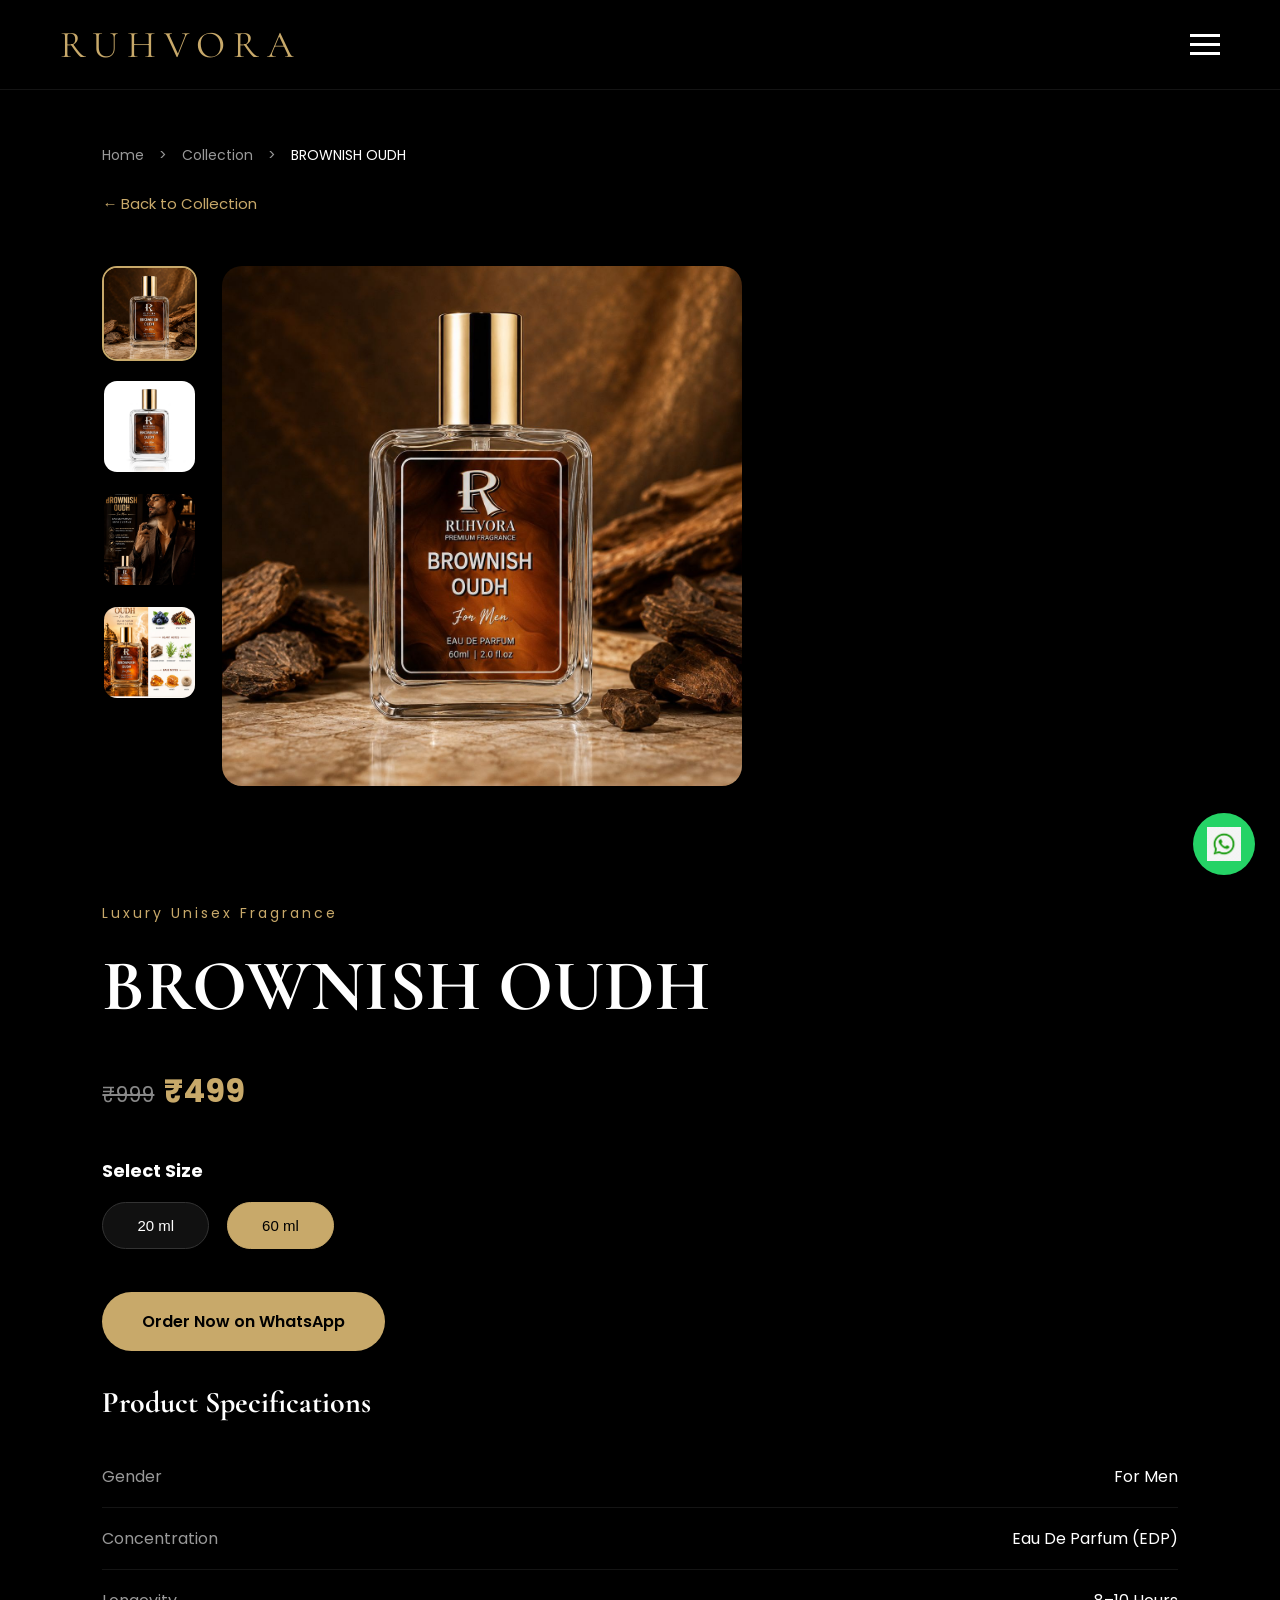
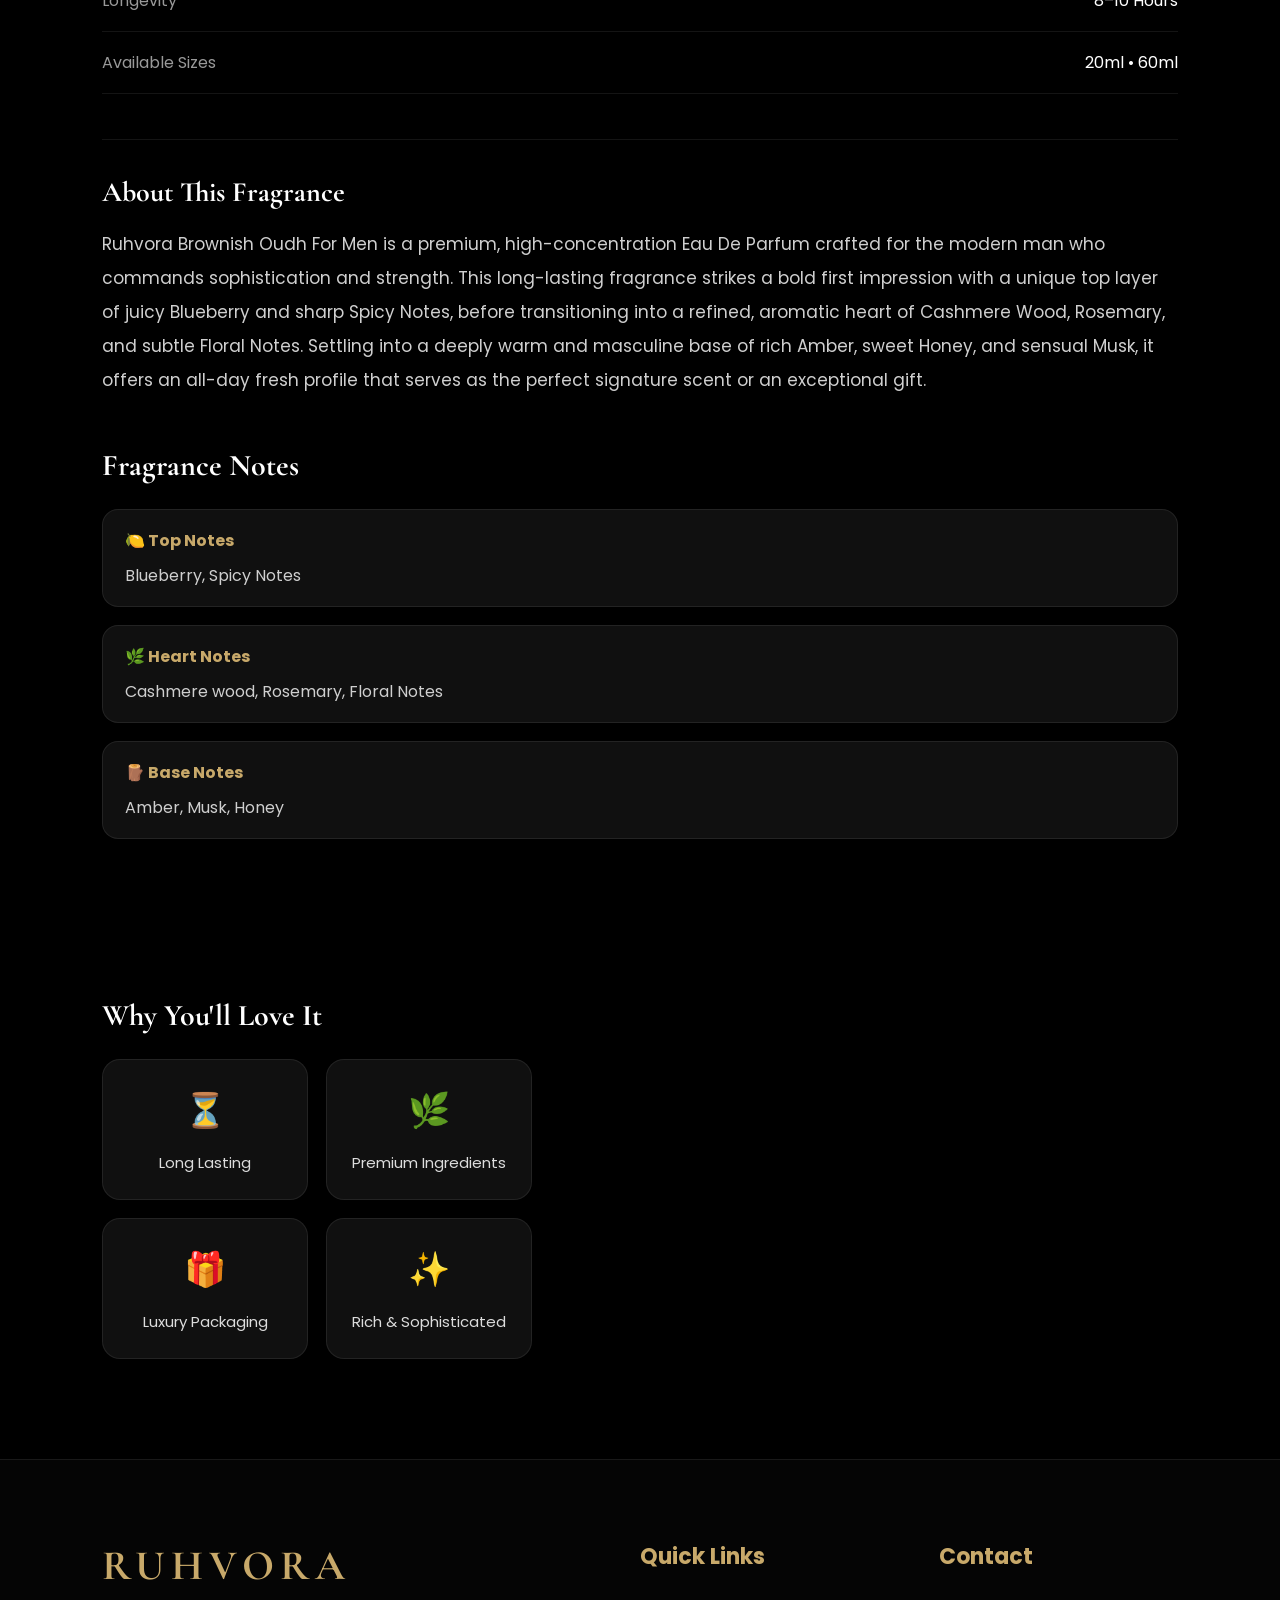
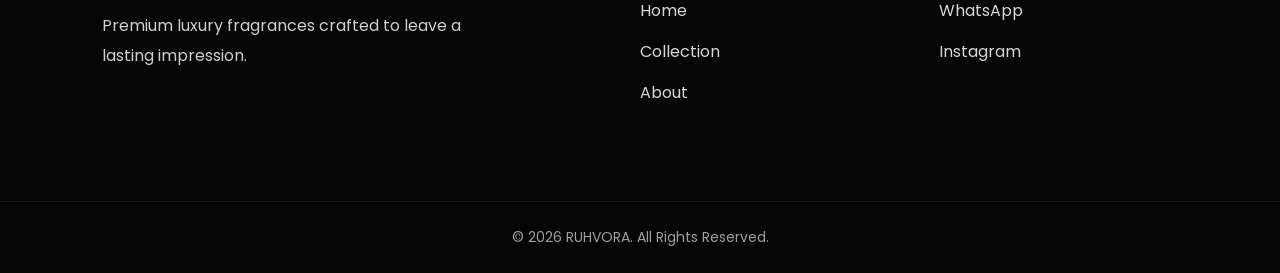
<file: brownish-oudh.html>
<!DOCTYPE html>
<html lang="en">

<head>
<meta property="og:title" content="BROWNISH OUDH | RUHVORA">
<meta property="og:description"
content="Experience BROWNISH OUDH, a premium long-lasting luxury fragrance by RUHVORA.">
<meta property="og:image"
content="images/products/brownish-oudh/1.jpeg">
<meta property="og:type"
content="product">
<meta charset="UTF-8">
<meta name="viewport"
content="width=device-width, initial-scale=1.0">
<title>
BROWNISH OUDH | RUHVORA
</title>
<meta name="description"
content="BROWNISH OUDH by RUHVORA. Premium long-lasting luxury fragrance available in 20ml and 60ml.">
<link rel="stylesheet" href="css/style.css">
<link rel="stylesheet" href="css/responsive.css">
<link rel="preconnect"
href="https://fonts.googleapis.com">
<link rel="preconnect"
href="https://fonts.gstatic.com"
crossorigin>
<link href="https://fonts.googleapis.com/css2?family=Cormorant+Garamond:wght@400;500;600;700&family=Poppins:wght@300;400;500;600&display=swap"
rel="stylesheet">
<link rel="icon" type="image/png" sizes="32x32" href="images/favicon.jpeg">
<link rel="apple-touch-icon" href="images/favicon.jpeg">
<meta name="theme-color" content="#000000">
</head>
<body>

<div id="loader">

    <div class="loader-content">

        <h1>RUHVORA</h1>

        <p>Crafted To Be Remembered</p>

    </div>

</div>
<header>
<nav class="navbar">
<div class="logo">
RUHVORA
</div>
<ul class="nav-links">
<li><a href="index.html">Home</a></li>
<li><a href="products.html">Collection</a></li>
<li><a href="about.html">About</a></li>
<li><a href="#contact">Contact</a></li>
</ul>
<a href="https://wa.me/918700405372" class="whatsapp-btn">
Order Now
</a>
<div class="menu-toggle">
    <span></span>
    <span></span>
    <span></span>
</div>
</nav>
</header>

<section class="breadcrumb">
<a href="index.html">
Home
</a>
<span>></span>
<a href="products.html">
Collection
</a>
<span>></span>
<p>
BROWNISH OUDH
</p>
</section>
<div class="back-btn">
<a href="products.html">
← Back to Collection
</a>
</div>

<section class="product-page">
    <!-- LEFT SIDE -->
    <div class="product-left">
        <div class="product-gallery">
            <div class="thumbnail-column">
            <img src="images/products/brownish-oudh/1.jpeg" class="thumb active-thumb">
            <img src="images/products/brownish-oudh/2.jpeg" class="thumb">
            <img src="images/products/brownish-oudh/3.jpeg" class="thumb">
            <img src="images/products/brownish-oudh/4.jpeg" class="thumb">
            </div>
            <div class="main-image">
                <img
                id="mainProductImage"
                src="images/products/brownish-oudh/1.jpeg">
            </div>
        </div>
        <div class="product-features">
            <h3>Why You'll Love It</h3>
            <div class="feature-grid">
                <div class="feature-box">
                    <h4>⏳</h4>
                    <p>Long Lasting</p>
                </div>
                <div class="feature-box">
                    <h4>🌿</h4>
                    <p>Premium Ingredients</p>
                </div>
                <div class="feature-box">
                    <h4>🎁</h4>
                    <p>Luxury Packaging</p>
                </div>
                <div class="feature-box">
                    <h4>✨</h4>
                    <p>Rich & Sophisticated</p>
                </div>
            </div>
        </div>
    </div>
    

    <!-- RIGHT SIDE -->
    <div class="product-right">
        <p class="product-category">
            Luxury Unisex Fragrance
        </p>
        <h1>
            BROWNISH OUDH
        </h1>
        <h2 id="productPrice">
            <span class="old-price">₹999</span>
            <span class="new-price">₹499</span>
        </h2>
        <div class="size-section">
            <h3>Select Size</h3>
            <div class="size-selector">
                <button
                class="size-btn"
                data-size="20"
                data-price="249">
                   20 ml
                </button>
                <button
                class="size-btn active"
                data-size="60"
                data-price="499">
                    60 ml
                </button>
            </div>
        </div>
        <br>
        <a id="orderBtn" class="gold-btn" target="_blank">
        Order Now on WhatsApp
        </a>
        <br>
        <div class="product-specs">
            <h3>Product Specifications</h3>
            <div class="spec-row">
                <span>Gender</span>
                <span>For Men</span>
            </div>
            <div class="spec-row">
                <span>Concentration</span>
                <span>Eau De Parfum (EDP)</span>
            </div>
            <div class="spec-row">
                <span>Longevity</span>
                <span>8–10 Hours</span>
            </div>
            <div class="spec-row">
                <span>Available Sizes</span>
                <span>20ml • 60ml</span>
            </div>
        </div>
        <div class="product-description">
            <h3>About This Fragrance</h3>
            <p>
            Ruhvora Brownish Oudh For Men is a premium, high-concentration 
            Eau De Parfum crafted for the modern man who commands sophistication and strength.
            This long-lasting fragrance strikes a bold first impression with a unique top layer
            of juicy Blueberry and sharp Spicy Notes, before transitioning into a refined, 
            aromatic heart of Cashmere Wood, Rosemary, and subtle Floral Notes. Settling into a 
            deeply warm and masculine base of rich Amber, sweet Honey, and sensual Musk, it offers 
            an all-day fresh profile that serves as the perfect signature scent or an exceptional gift.
            </p>
        </div>
        <div class="fragrance-notes">
            <h3>Fragrance Notes</h3>
            <div class="note-card">
                <h4>🍋 Top Notes</h4>
                <p>Blueberry, Spicy Notes</p>
            </div>
            <div class="note-card">
                <h4>🌿 Heart Notes</h4>
                <p>Cashmere wood, Rosemary, Floral Notes</p>
            </div>
            <div class="note-card">
                <h4>🪵 Base Notes</h4>
                <p>Amber, Musk, Honey</p>
            </div>
        </div>
    </div>
</section>

<footer class="footer" id="contact">
    <div class="footer-container">
        <div class="footer-brand">
            <h2>RUHVORA</h2>
            <p>
                Premium luxury fragrances crafted to leave
                a lasting impression.
            </p>
        </div>
        <div class="footer-links">
            <h3>Quick Links</h3>
            <a href="index.html">Home</a>
            <a href="products.html">Collection</a>
            <a href="about.html">About</a>
        </div>
        <div class="footer-contact">
            <h3>Contact</h3>
            <a href="https://wa.me/918700405372">WhatsApp</a>
            <a href="https://www.instagram.com/ruhvoraperfumes?igsh=MWJ6Y202bGFhYTZydA%3D%3D&utm_source=qr">
                Instagram
            </a>
        </div>
    </div>
    <div class="footer-bottom">
        © 2026 RUHVORA. All Rights Reserved.
    </div>
</footer>


<!-- Floating WhatsApp -->

<a href="https://wa.me/918700405372"
class="floating-whatsapp"
target="_blank">

    <img src="images/whatsapp.png" alt="WhatsApp">

</a>

<!-- Back To Top -->

<button id="topBtn">

↑

</button>
<script src="js/product.js"></script>
<script src="js/main.js"></script>
</body>

</html>
</file>
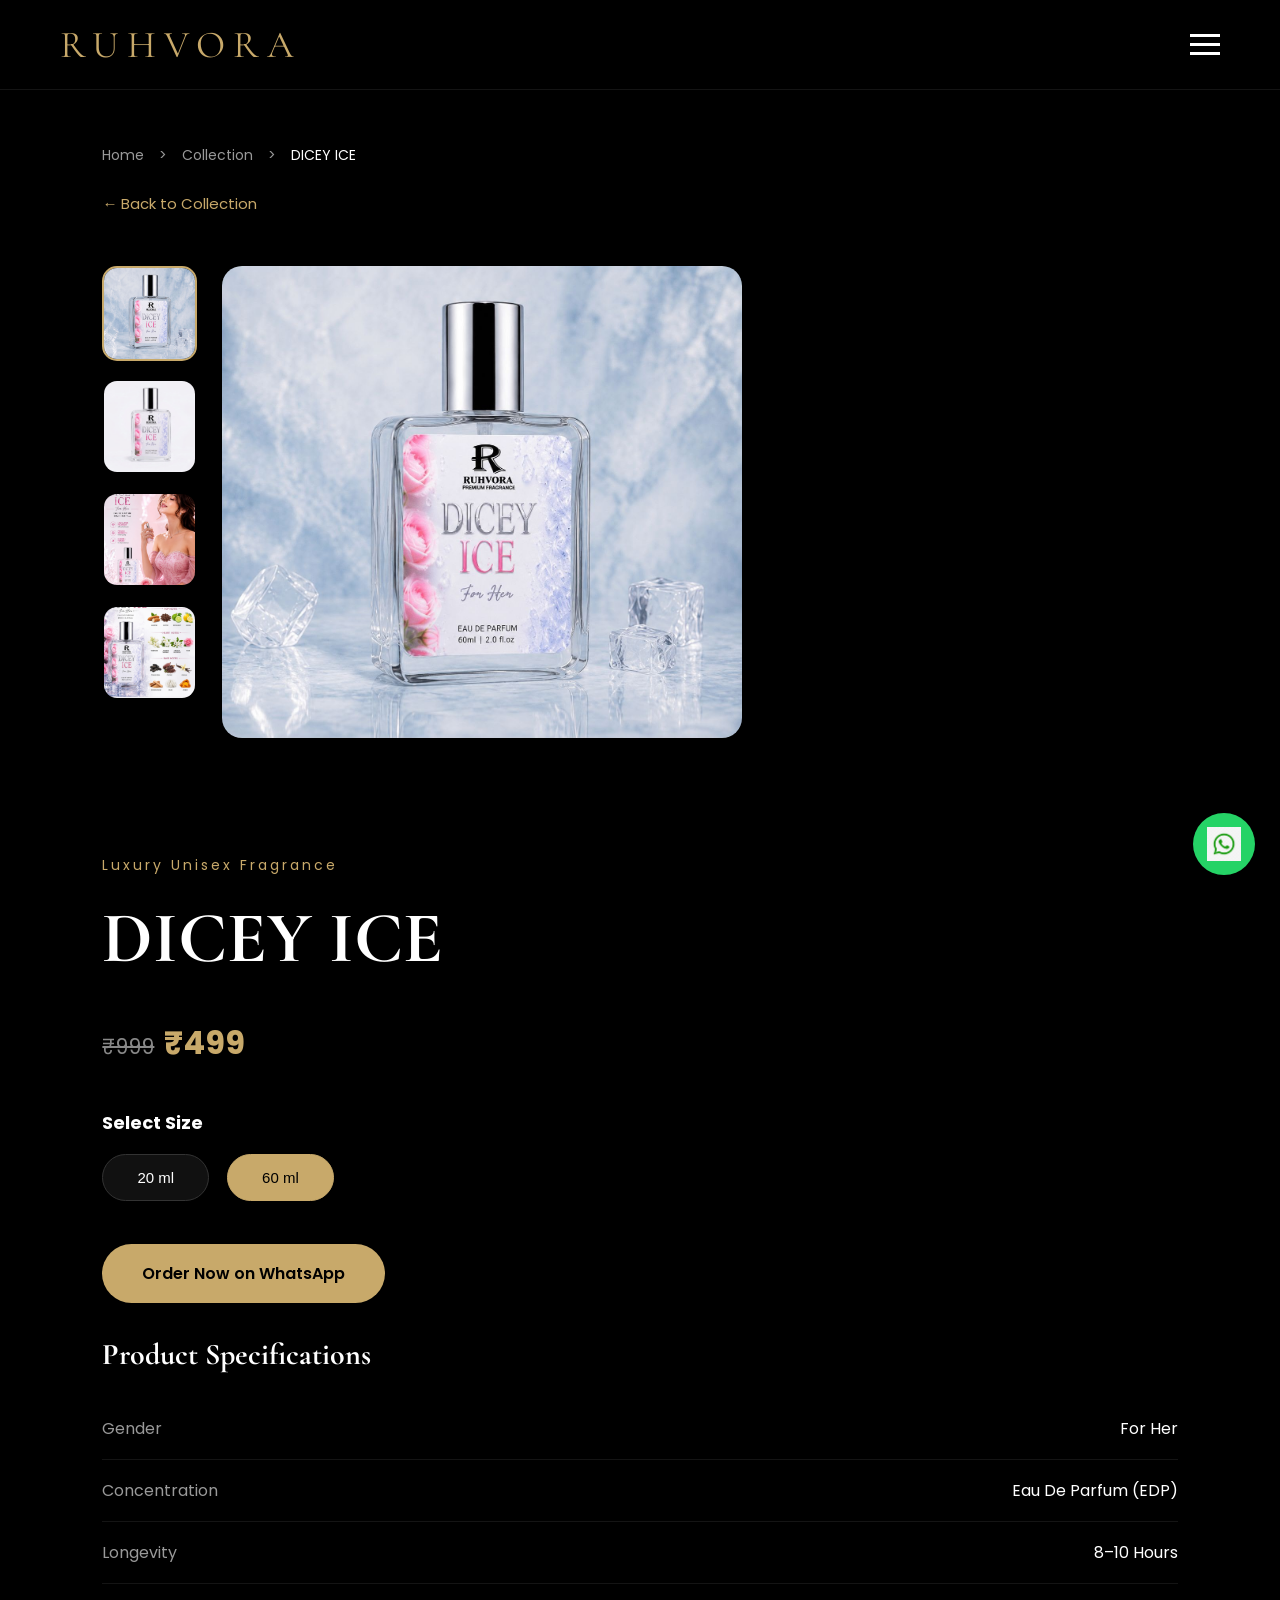
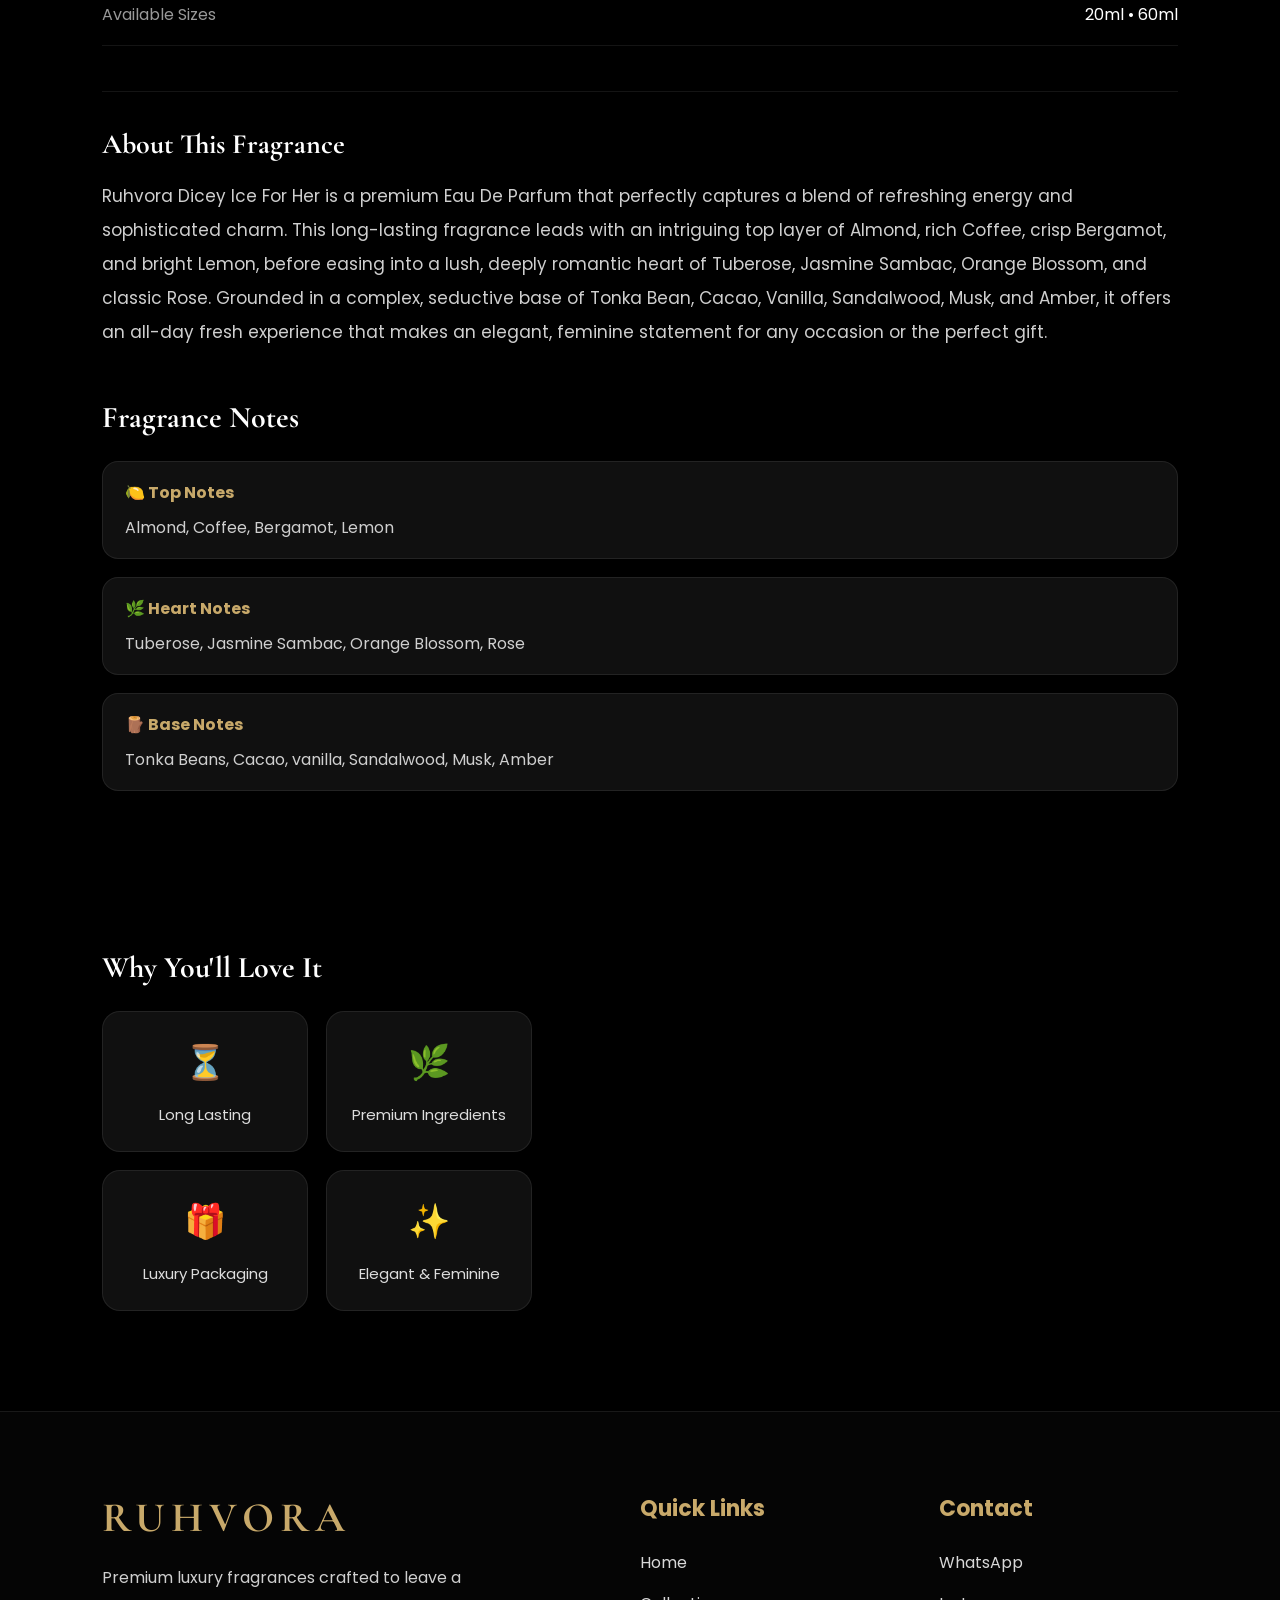
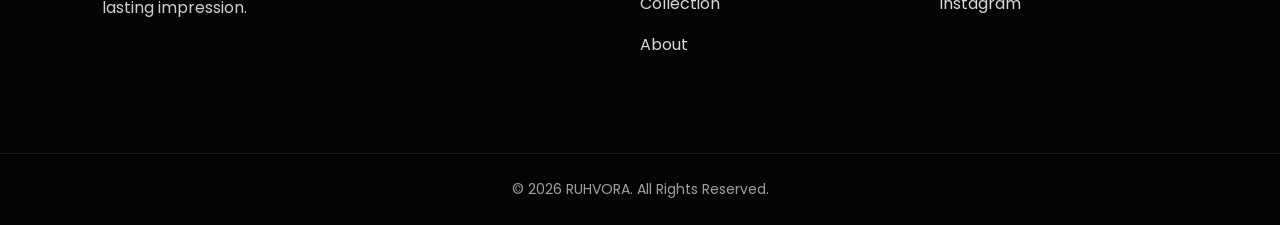
<file: dicey-ice.html>
<!DOCTYPE html>
<html lang="en">

<head>
<meta property="og:title" content="DICEY ICE | RUHVORA">
<meta property="og:description"
content="Experience DICEY ICE, a premium long-lasting luxury fragrance by RUHVORA.">
<meta property="og:image"
content="images/products/dicey-ice/1.jpeg">
<meta property="og:type"
content="product">
<meta charset="UTF-8">
<meta name="viewport"
content="width=device-width, initial-scale=1.0">
<title>
DICEY ICE | RUHVORA
</title>
<meta name="description"
content="DICEY ICE by RUHVORA. Premium long-lasting luxury fragrance available in 20ml and 60ml.">
<link rel="stylesheet"
href="css/style.css">
<link rel="stylesheet" href="css/responsive.css">
<link rel="preconnect"
href="https://fonts.googleapis.com">
<link rel="preconnect"
href="https://fonts.gstatic.com"
crossorigin>
<link href="https://fonts.googleapis.com/css2?family=Cormorant+Garamond:wght@400;500;600;700&family=Poppins:wght@300;400;500;600&display=swap"
rel="stylesheet">
<link rel="icon" type="image/png" sizes="32x32" href="images/favicon.jpeg">
<link rel="apple-touch-icon" href="images/favicon.jpeg">
<meta name="theme-color" content="#000000">
</head>
<body>

<div id="loader">

    <div class="loader-content">

        <h1>RUHVORA</h1>

        <p>Crafted To Be Remembered</p>

    </div>

</div>
<header>
<nav class="navbar">
<div class="logo">
RUHVORA
</div>
<ul class="nav-links">
<li><a href="index.html">Home</a></li>
<li><a href="products.html">Collection</a></li>
<li><a href="about.html">About</a></li>
<li><a href="#contact">Contact</a></li>
</ul>
<a href="https://wa.me/918700405372" class="whatsapp-btn">
Order Now
</a>
<div class="menu-toggle">
    <span></span>
    <span></span>
    <span></span>
</div>
</nav>
</header>

<section class="breadcrumb">
<a href="index.html">
Home
</a>
<span>></span>
<a href="products.html">
Collection
</a>
<span>></span>
<p>
DICEY ICE
</p>
</section>
<div class="back-btn">
<a href="products.html">
← Back to Collection
</a>
</div>

<section class="product-page">
    <!-- LEFT SIDE -->
    <div class="product-left">
        <div class="product-gallery">
            <div class="thumbnail-column">
            <img src="images/products/dicey-ice/1.jpeg" class="thumb active-thumb">
            <img src="images/products/dicey-ice/2.jpeg" class="thumb">
            <img src="images/products/dicey-ice/3.jpeg" class="thumb">
            <img src="images/products/dicey-ice/4.jpeg" class="thumb">
            </div>
            <div class="main-image">
                <img
                id="mainProductImage"
                src="images/products/dicey-ice/1.jpeg">
            </div>
        </div>
        <div class="product-features">
            <h3>Why You'll Love It</h3>
            <div class="feature-grid">
                <div class="feature-box">
                    <h4>⏳</h4>
                    <p>Long Lasting</p>
                </div>
                <div class="feature-box">
                    <h4>🌿</h4>
                    <p>Premium Ingredients</p>
                </div>
                <div class="feature-box">
                    <h4>🎁</h4>
                    <p>Luxury Packaging</p>
                </div>
                <div class="feature-box">
                    <h4>✨</h4>
                    <p>Elegant & Feminine</p>
                </div>
            </div>
        </div>
    </div>
    

    <!-- RIGHT SIDE -->
    <div class="product-right">
        <p class="product-category">
            Luxury Unisex Fragrance
        </p>
        <h1>
            DICEY ICE
        </h1>
        <h2 id="productPrice">
            <span class="old-price">₹999</span>
            <span class="new-price">₹499</span>
        </h2>
        <div class="size-section">
            <h3>Select Size</h3>
            <div class="size-selector">
                <button
                class="size-btn"
                data-size="20"
                data-price="249">
                   20 ml
                </button>
                <button
                class="size-btn active"
                data-size="60"
                data-price="499">
                    60 ml
                </button>
            </div>
        </div>
        <br>
        <a id="orderBtn" class="gold-btn" target="_blank">
        Order Now on WhatsApp
        </a>
        <br>
        <div class="product-specs">
            <h3>Product Specifications</h3>
            <div class="spec-row">
                <span>Gender</span>
                <span>For Her</span>
            </div>
            <div class="spec-row">
                <span>Concentration</span>
                <span>Eau De Parfum (EDP)</span>
            </div>
            <div class="spec-row">
                <span>Longevity</span>
                <span>8–10 Hours</span>
            </div>
            <div class="spec-row">
                <span>Available Sizes</span>
                <span>20ml • 60ml</span>
            </div>
        </div>
        <div class="product-description">
            <h3>About This Fragrance</h3>
            <p>
            Ruhvora Dicey Ice For Her is a premium Eau De Parfum that perfectly 
            captures a blend of refreshing energy and sophisticated charm. 
            This long-lasting fragrance leads with an intriguing top layer of Almond, 
            rich Coffee, crisp Bergamot, and bright Lemon, before easing into a lush, 
            deeply romantic heart of Tuberose, Jasmine Sambac, Orange Blossom, and classic Rose. 
            Grounded in a complex, seductive base of Tonka Bean, Cacao, Vanilla, Sandalwood, Musk,
            and Amber, it offers an all-day fresh experience that makes an elegant, feminine 
            statement for any occasion or the perfect gift.
            </p>
        </div>
        <div class="fragrance-notes">
            <h3>Fragrance Notes</h3>
            <div class="note-card">
                <h4>🍋 Top Notes</h4>
                <p>Almond, Coffee, Bergamot, Lemon</p>
            </div>
            <div class="note-card">
                <h4>🌿 Heart Notes</h4>
                <p>Tuberose, Jasmine Sambac, Orange Blossom, Rose</p>
            </div>
            <div class="note-card">
                <h4>🪵 Base Notes</h4>
                <p>Tonka Beans, Cacao, vanilla, Sandalwood, Musk, Amber</p>
            </div>
        </div>
    </div>
</section>

<footer class="footer" id="contact">
    <div class="footer-container">
        <div class="footer-brand">
            <h2>RUHVORA</h2>
            <p>
                Premium luxury fragrances crafted to leave
                a lasting impression.
            </p>
        </div>
        <div class="footer-links">
            <h3>Quick Links</h3>
            <a href="index.html">Home</a>
            <a href="products.html">Collection</a>
            <a href="about.html">About</a>
        </div>
        <div class="footer-contact">
            <h3>Contact</h3>
            <a href="https://wa.me/918700405372">WhatsApp</a>
            <a href="https://www.instagram.com/ruhvoraperfumes?igsh=MWJ6Y202bGFhYTZydA%3D%3D&utm_source=qr">
                Instagram
            </a>
        </div>
    </div>
    <div class="footer-bottom">
        © 2026 RUHVORA. All Rights Reserved.
    </div>
</footer>


<!-- Floating WhatsApp -->

<a href="https://wa.me/918700405372"
class="floating-whatsapp"
target="_blank">

    <img src="images/whatsapp.png" alt="WhatsApp">

</a>

<!-- Back To Top -->

<button id="topBtn">

↑

</button>
<script src="js/product.js"></script>
<script src="js/main.js"></script>
</body>

</html>
</file>
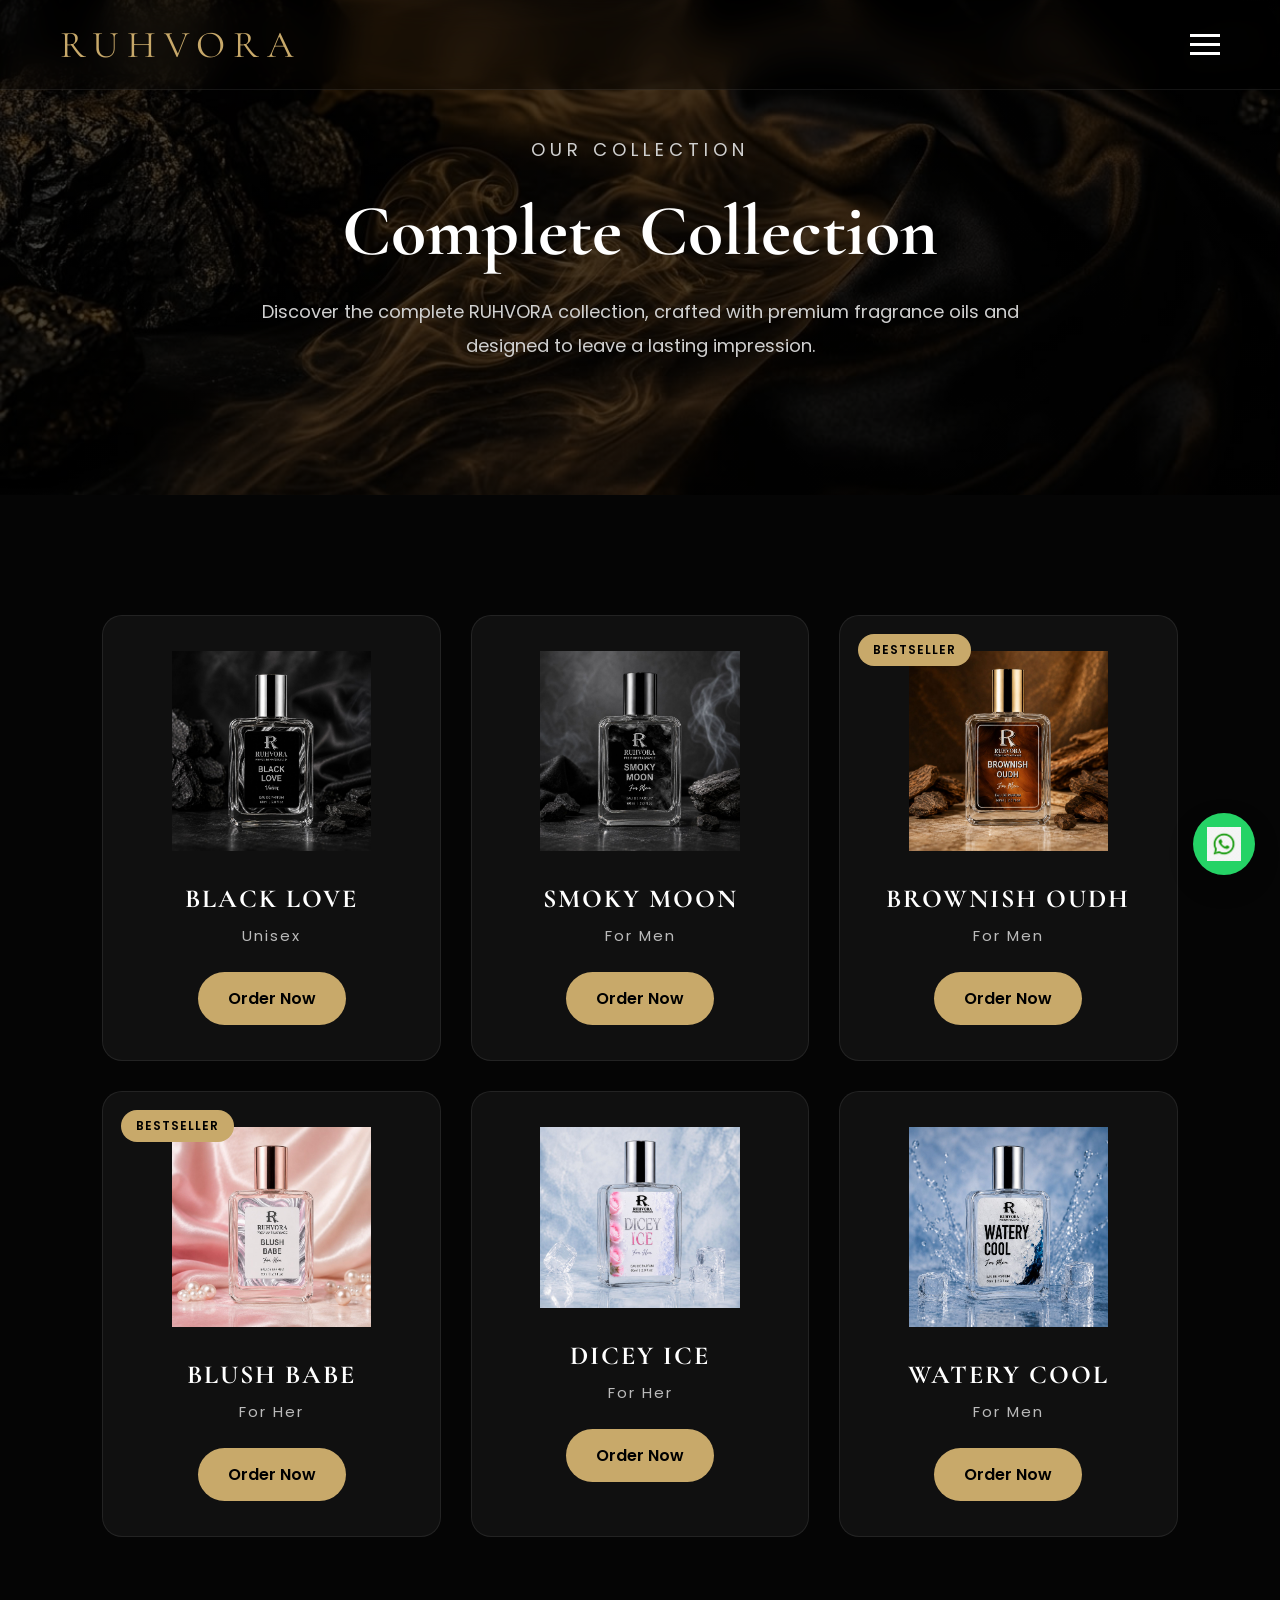
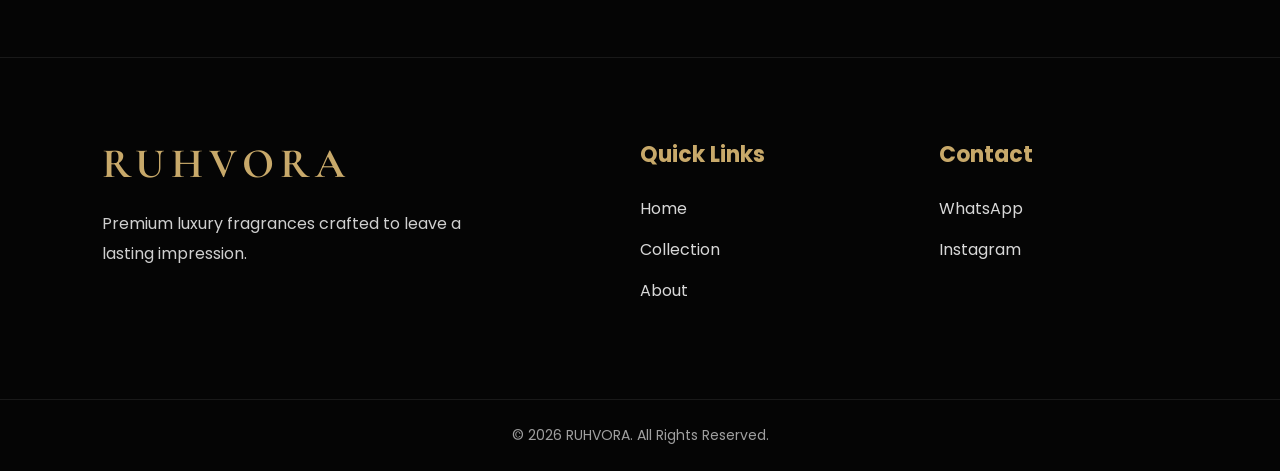
<file: products.html>
<!DOCTYPE html>
<html lang="en">
<head>
<meta property="og:title" content="RUHVORA Collection">
<meta property="og:description"
content="Explore the complete collection of RUHVORA luxury fragrances.">
<meta property="og:image"
content="images/social-preview.jpeg">
<meta property="og:type"
content="website">
<meta charset="UTF-8">
<meta http-equiv="X-UA-Compatible" content="IE=edge">
<meta name="viewport" content="width=device-width, initial-scale=1.0">
<title>Collection | RUHVORA</title>
<meta name="description"
content="Explore the complete collection of RUHVORA luxury perfumes for men, women and unisex fragrances.">
<link rel="stylesheet" href="css/style.css">
<link rel="stylesheet" href="css/responsive.css">
<link rel="preconnect" href="https://fonts.googleapis.com">
<link rel="preconnect" href="https://fonts.gstatic.com" crossorigin>
<link href="https://fonts.googleapis.com/css2?family=Cormorant+Garamond:wght@400;500;600;700&family=Poppins:wght@300;400;500;600&display=swap" rel="stylesheet">
<link rel="icon" type="image/png" sizes="32x32" href="images/favicon.jpeg">
<link rel="apple-touch-icon" href="images/favicon.jpeg">
<meta name="theme-color" content="#000000">
</head>

<body>
<div id="loader">

    <div class="loader-content">

        <h1>RUHVORA</h1>

        <p>Crafted To Be Remembered</p>

    </div>

</div>
<header>
<nav class="navbar">
<div class="logo">
RUHVORA
</div>
<ul class="nav-links">
<li><a href="index.html">Home</a></li>
<li><a href="products.html">Collection</a></li>
<li><a href="about.html">About</a></li>
<li><a href="#contact">Contact</a></li>
</ul>
<a href="https://wa.me/918700405372" class="whatsapp-btn">
Order Now
</a>
<div class="menu-toggle">
    <span></span>
    <span></span>
    <span></span>
</div>
</nav>
</header>

<section class="collection-hero">
    <div class="collection-hero-content">
        <p class="section-tag">
            OUR COLLECTION
        </p>

        <h1>
            Complete Collection
        </h1>

        <p>
            Discover the complete RUHVORA collection, crafted with premium fragrance oils and designed to leave a lasting impression.
        </p>
    </div>
</section>

<section class="collection">
    <div class="product-grid">
        <div class="product-card">
            <img src="images/products/black-love.png" alt="Black Love">
            <h3>BLACK LOVE</h3>
            <p>Unisex</p>
            <a href="black-love.html" class="buy-btn">
                Order Now
            </a>
        </div>
        <div class="product-card">
            <img src="images/products/smoky-moon.png" alt="Smoky Moon">
            <h3>SMOKY MOON</h3>
            <p>For Men</p>
            <a href="smoky-moon.html" class="buy-btn">
                Order Now
            </a>
        </div>
        <div class="product-card">
            <div class="badge">
                BESTSELLER
            </div>
            <img src="images/products/brownish-oudh.png" alt="Brownish Oudh">
            <h3>BROWNISH OUDH</h3>
            <p>For Men</p>
            <a href="brownish-oudh.html" class="buy-btn">
                Order Now
            </a>
        </div>
        <div class="product-card">
            <div class="badge">
                BESTSELLER
            </div>
            <img src="images/products/blush-babe.png" alt="Blush Babe">
            <h3>BLUSH BABE</h3>
            <p>For Her</p>
            <a href="blush-babe.html" class="buy-btn">
                Order Now
            </a>
        </div>
        <div class="product-card">
            <img src="images/products/dicey-ice.png" alt="Dicey Ice">
            <h3>DICEY ICE</h3>
            <p>For Her</p>
            <a href="dicey-ice.html" class="buy-btn">
                Order Now
            </a>
        </div>
        <div class="product-card">
            <img src="images/products/watery-cool.png" alt="Watery Cool">
            <h3>WATERY COOL</h3>
            <p>For Men</p>
            <a href="watery-cool.html" class="buy-btn">
               Order Now
            </a>
        </div>
    </div>
</section>

<footer class="footer" id="contact">
    <div class="footer-container">
        <div class="footer-brand">
            <h2>RUHVORA</h2>
            <p>
                Premium luxury fragrances crafted to leave
                a lasting impression.
            </p>
        </div>
        <div class="footer-links">
            <h3>Quick Links</h3>
            <a href="#home">Home</a>
            <a href="products.html">Collection</a>
            <a href="#about">About</a>
        </div>
        <div class="footer-contact">
            <h3>Contact</h3>
            <a href="https://wa.me/918700405372">WhatsApp</a>
            <a href="https://instagram.com/yourusername">
                Instagram
            </a>
        </div>
    </div>
    <div class="footer-bottom">
        © 2026 RUHVORA. All Rights Reserved.
    </div>
</footer>

<!-- Floating WhatsApp -->
<a href="https://wa.me/918700405372"
class="floating-whatsapp"
target="_blank">
    <img src="images/whatsapp.png" alt="WhatsApp">
</a>
<!-- Back To Top -->
<button id="topBtn">
↑
</button>
<script src="js/main.js"></script>
</body>

</html>
</file>
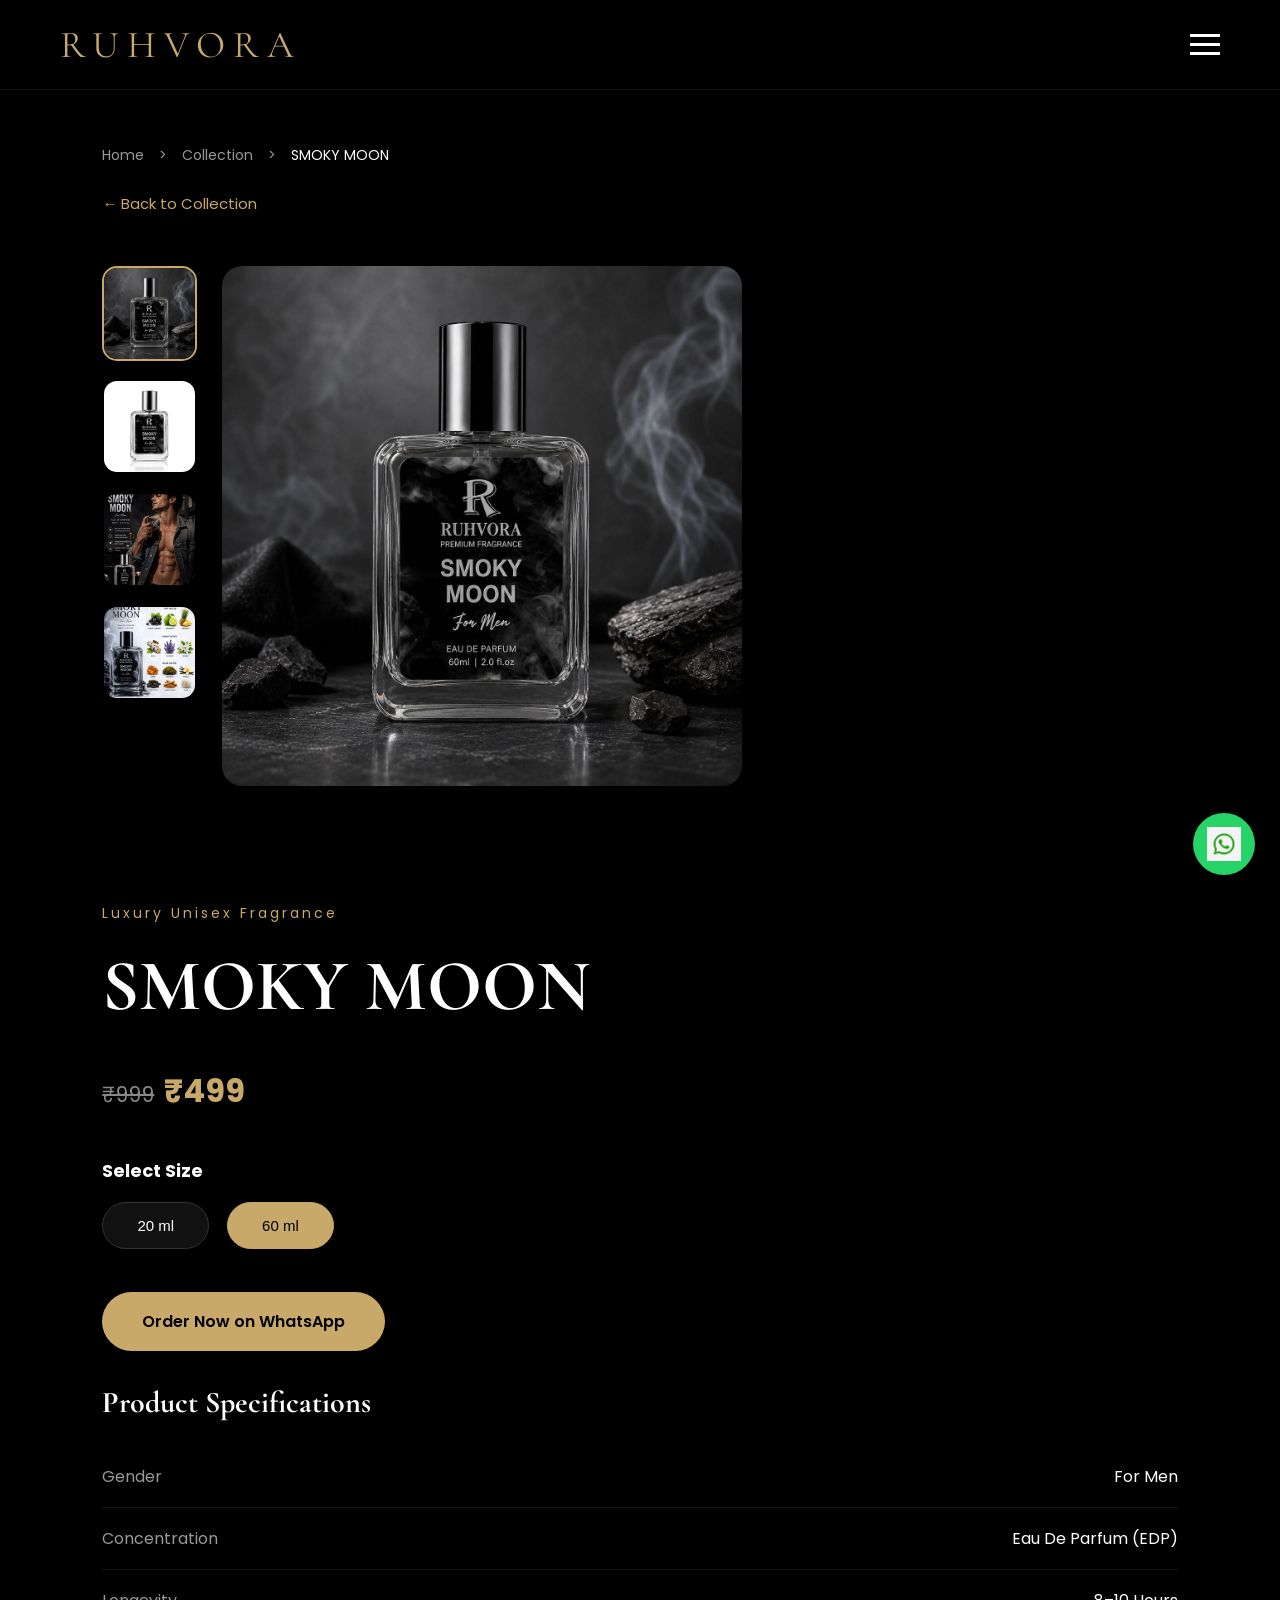
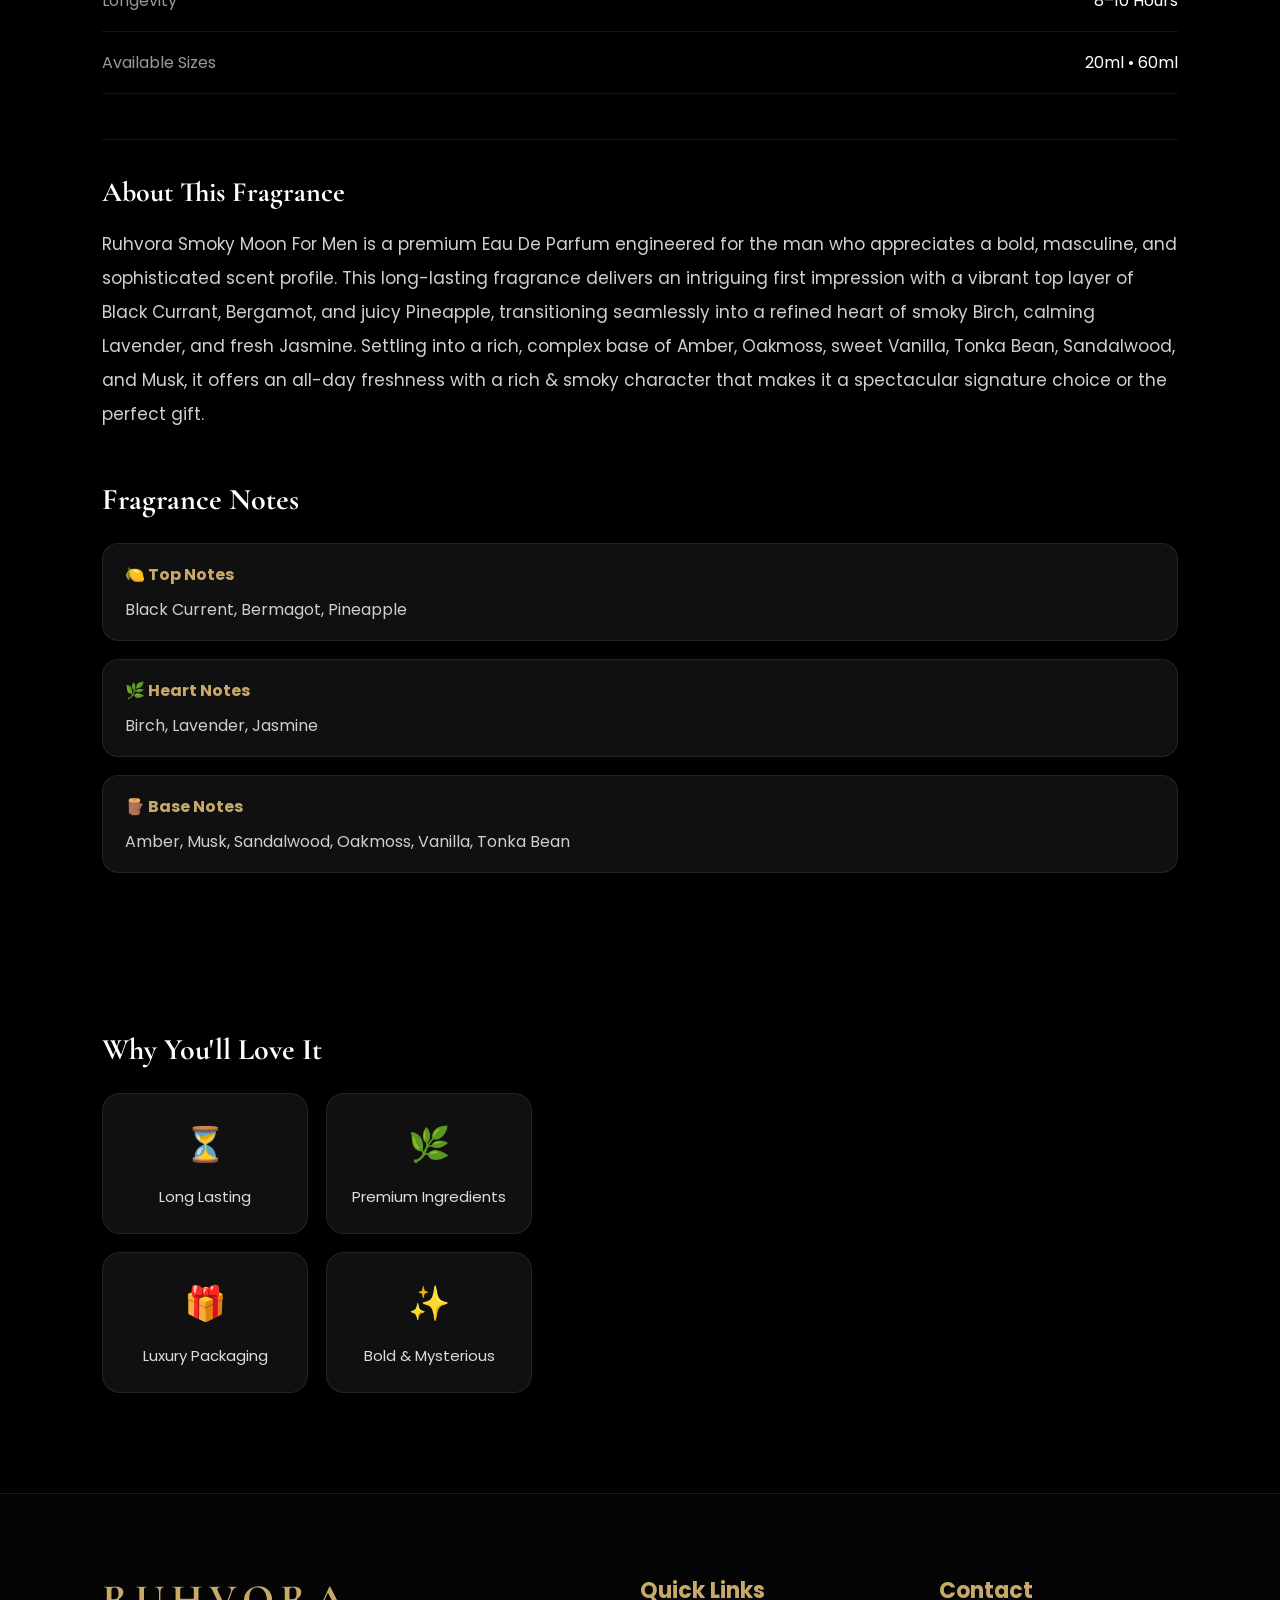
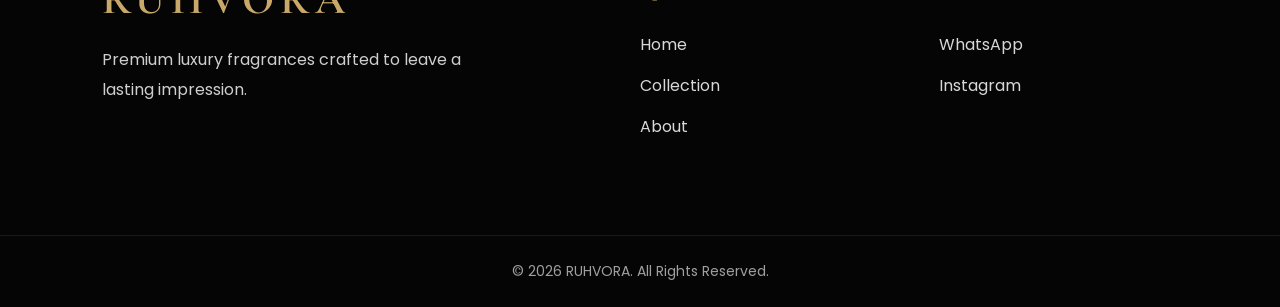
<file: smoky-moon.html>
<!DOCTYPE html>
<html lang="en">

<head>
<meta property="og:title" content="SMOKY MOON | RUHVORA">
<meta property="og:description"
content="Experience SMOKY MOON, a premium long-lasting luxury fragrance by RUHVORA.">
<meta property="og:image"
content="images/products/smoky-moon/1.jpeg">
<meta property="og:type"
content="product">
<meta charset="UTF-8">
<meta name="viewport"
content="width=device-width, initial-scale=1.0">
<title>
SMOKY MOON | RUHVORA
</title>
<meta name="description"
content="SMOKY MOON by RUHVORA. Premium long-lasting luxury fragrance available in 20ml and 60ml.">
<link rel="stylesheet"
href="css/style.css">
<link rel="stylesheet" href="css/responsive.css">
<link rel="preconnect"
href="https://fonts.googleapis.com">
<link rel="preconnect"
href="https://fonts.gstatic.com"
crossorigin>
<link href="https://fonts.googleapis.com/css2?family=Cormorant+Garamond:wght@400;500;600;700&family=Poppins:wght@300;400;500;600&display=swap"
rel="stylesheet">
<link rel="icon" type="image/png" sizes="32x32" href="images/favicon.jpeg">
<link rel="apple-touch-icon" href="images/favicon.jpeg">
<meta name="theme-color" content="#000000">
</head>
<body>
<div id="loader">

    <div class="loader-content">

        <h1>RUHVORA</h1>

        <p>Crafted To Be Remembered</p>

    </div>

</div>
<header>
<nav class="navbar">
<div class="logo">
RUHVORA
</div>
<ul class="nav-links">
<li><a href="index.html">Home</a></li>
<li><a href="products.html">Collection</a></li>
<li><a href="about.html">About</a></li>
<li><a href="#contact">Contact</a></li>
</ul>
<a href="https://wa.me/918700405372" class="whatsapp-btn">
Order Now
</a>
<div class="menu-toggle">
    <span></span>
    <span></span>
    <span></span>
</div>
</nav>
</header>

<section class="breadcrumb">
<a href="index.html">
Home
</a>
<span>></span>
<a href="products.html">
Collection
</a>
<span>></span>
<p>
SMOKY MOON
</p>
</section>
<div class="back-btn">
<a href="products.html">
← Back to Collection
</a>
</div>

<section class="product-page">
    <!-- LEFT SIDE -->
    <div class="product-left">
        <div class="product-gallery">
            <div class="thumbnail-column">
            <img src="images/products/smoky-moon/1.jpeg" class="thumb active-thumb">
            <img src="images/products/smoky-moon/2.jpeg" class="thumb">
            <img src="images/products/smoky-moon/3.jpeg" class="thumb">
            <img src="images/products/smoky-moon/4.jpeg" class="thumb">
            </div>
            <div class="main-image">
                <img
                id="mainProductImage"
                src="images/products/smoky-moon/1.jpeg">
            </div>
        </div>
        <div class="product-features">
            <h3>Why You'll Love It</h3>
            <div class="feature-grid">
                <div class="feature-box">
                    <h4>⏳</h4>
                    <p>Long Lasting</p>
                </div>
                <div class="feature-box">
                    <h4>🌿</h4>
                    <p>Premium Ingredients</p>
                </div>
                <div class="feature-box">
                    <h4>🎁</h4>
                    <p>Luxury Packaging</p>
                </div>
                <div class="feature-box">
                    <h4>✨</h4>
                    <p>Bold & Mysterious</p>
                </div>
            </div>
        </div>
    </div>
    

    <!-- RIGHT SIDE -->
    <div class="product-right">
        <p class="product-category">
            Luxury Unisex Fragrance
        </p>
        <h1>
            SMOKY MOON
        </h1>
        <h2 id="productPrice">
            <span class="old-price">₹999</span>
            <span class="new-price">₹499</span>
        </h2>
        <div class="size-section">
            <h3>Select Size</h3>
            <div class="size-selector">
                <button
                class="size-btn"
                data-size="20"
                data-price="249">
                   20 ml
                </button>
                <button
                class="size-btn active"
                data-size="60"
                data-price="499">
                    60 ml
                </button>
            </div>
        </div>
        <br>
        <a id="orderBtn" class="gold-btn" target="_blank">
        Order Now on WhatsApp
        </a>
        <br>
        <div class="product-specs">
            <h3>Product Specifications</h3>
            <div class="spec-row">
                <span>Gender</span>
                <span>For Men</span>
            </div>
            <div class="spec-row">
                <span>Concentration</span>
                <span>Eau De Parfum (EDP)</span>
            </div>
            <div class="spec-row">
                <span>Longevity</span>
                <span>8–10 Hours</span>
            </div>
            <div class="spec-row">
                <span>Available Sizes</span>
                <span>20ml • 60ml</span>
            </div>
        </div>
        <div class="product-description">
            <h3>About This Fragrance</h3>
            <p>
            Ruhvora Smoky Moon For Men is a premium Eau De Parfum engineered for 
            the man who appreciates a bold, masculine, and sophisticated scent profile. 
            This long-lasting fragrance delivers an intriguing first impression with a 
            vibrant top layer of Black Currant, Bergamot, and juicy Pineapple, transitioning 
            seamlessly into a refined heart of smoky Birch, calming Lavender, and fresh Jasmine.
            Settling into a rich, complex base of Amber, Oakmoss, sweet Vanilla, Tonka Bean, 
            Sandalwood, and Musk, it offers an all-day freshness with a rich & smoky character 
            that makes it a spectacular signature choice or the perfect gift.
            </p>
        </div>
        <div class="fragrance-notes">
            <h3>Fragrance Notes</h3>
            <div class="note-card">
                <h4>🍋 Top Notes</h4>
                <p>Black Current, Bermagot, Pineapple</p>
            </div>
            <div class="note-card">
                <h4>🌿 Heart Notes</h4>
                <p>Birch, Lavender, Jasmine</p>
            </div>
            <div class="note-card">
                <h4>🪵 Base Notes</h4>
                <p>Amber, Musk, Sandalwood, Oakmoss, Vanilla, Tonka Bean</p>
            </div>
        </div>
    </div>
</section>

<footer class="footer" id="contact">
    <div class="footer-container">
        <div class="footer-brand">
            <h2>RUHVORA</h2>
            <p>
                Premium luxury fragrances crafted to leave
                a lasting impression.
            </p>
        </div>
        <div class="footer-links">
            <h3>Quick Links</h3>
            <a href="index.html">Home</a>
            <a href="products.html">Collection</a>
            <a href="about.html">About</a>
        </div>
        <div class="footer-contact">
            <h3>Contact</h3>
            <a href="https://wa.me/918700405372">WhatsApp</a>
            <a href="https://www.instagram.com/ruhvoraperfumes?igsh=MWJ6Y202bGFhYTZydA%3D%3D&utm_source=qr">
                Instagram
            </a>
        </div>
    </div>
    <div class="footer-bottom">
        © 2026 RUHVORA. All Rights Reserved.
    </div>
</footer>


<!-- Floating WhatsApp -->

<a href="https://wa.me/918700405372"
class="floating-whatsapp"
target="_blank">

    <img src="images/whatsapp.png" alt="WhatsApp">

</a>

<!-- Back To Top -->

<button id="topBtn">

↑

</button>
<script src="js/product.js"></script>
<script src="js/main.js"></script>
</body>

</html>
</file>
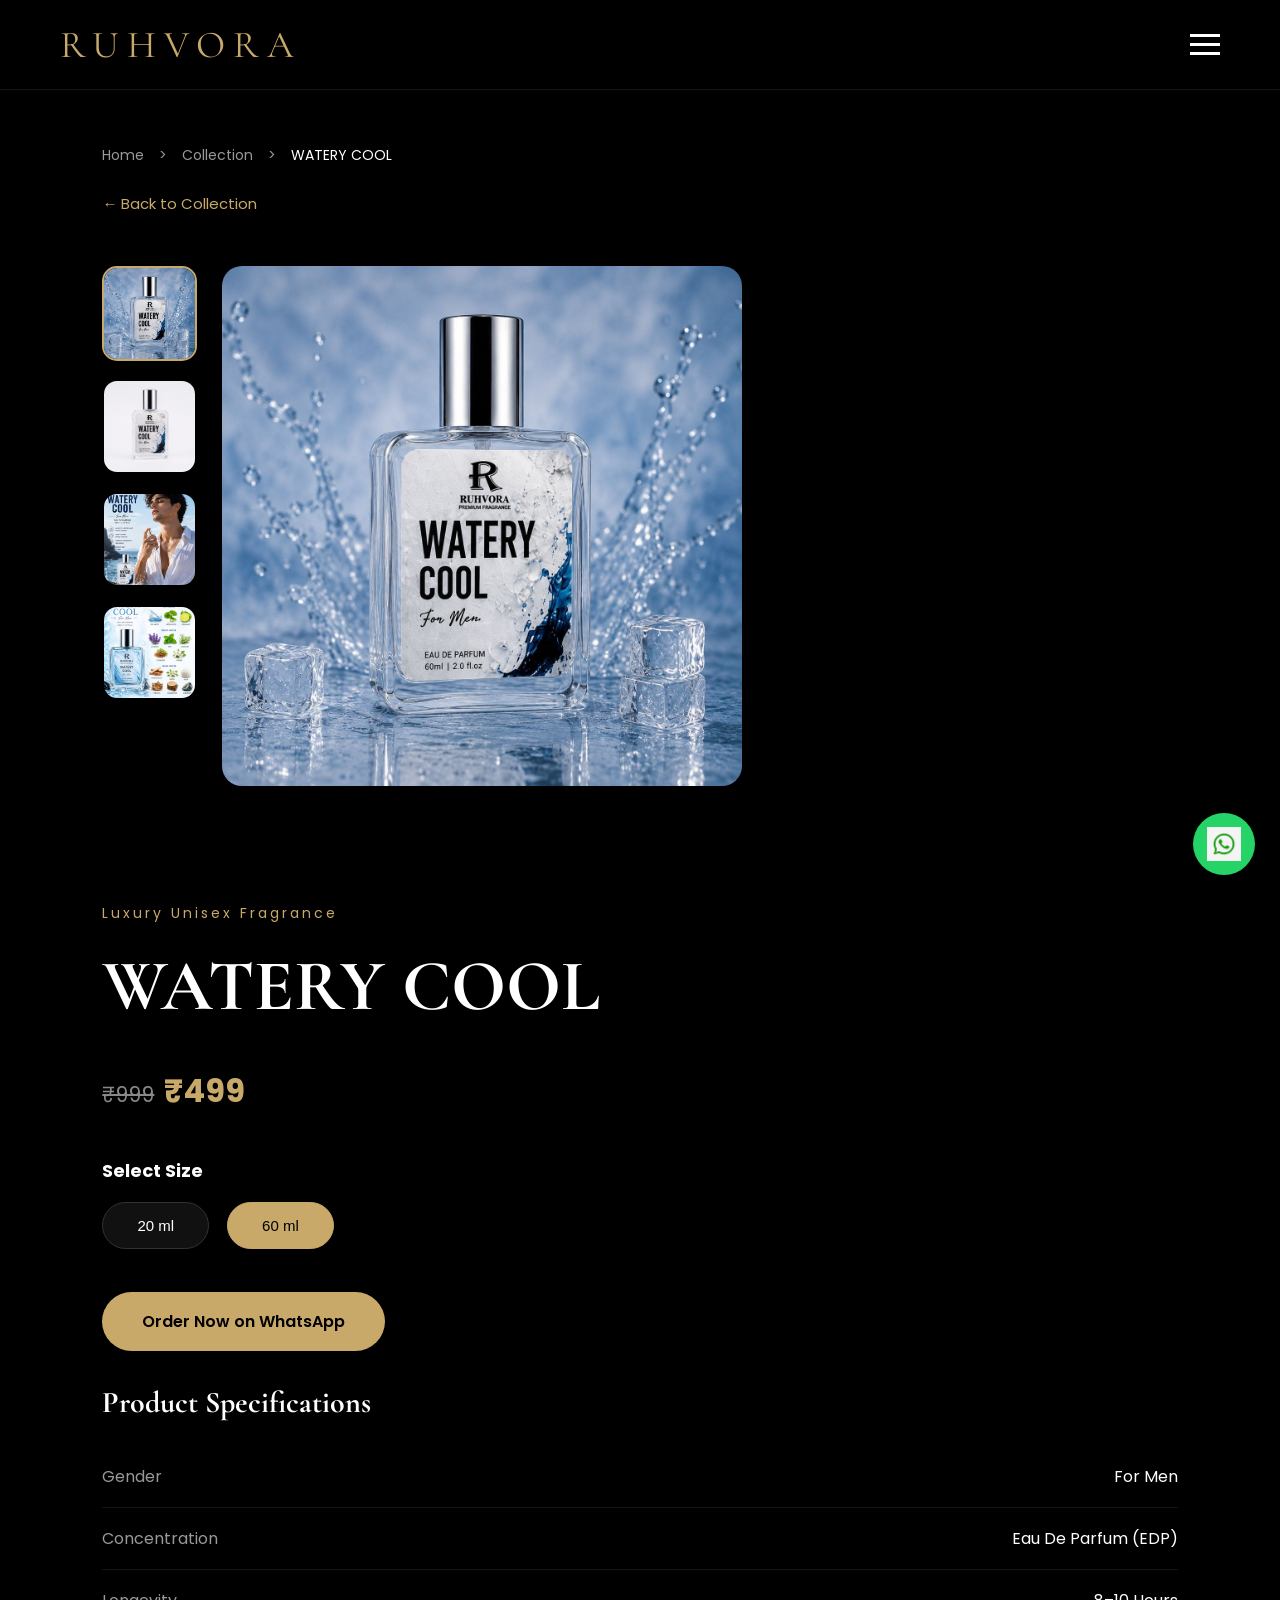
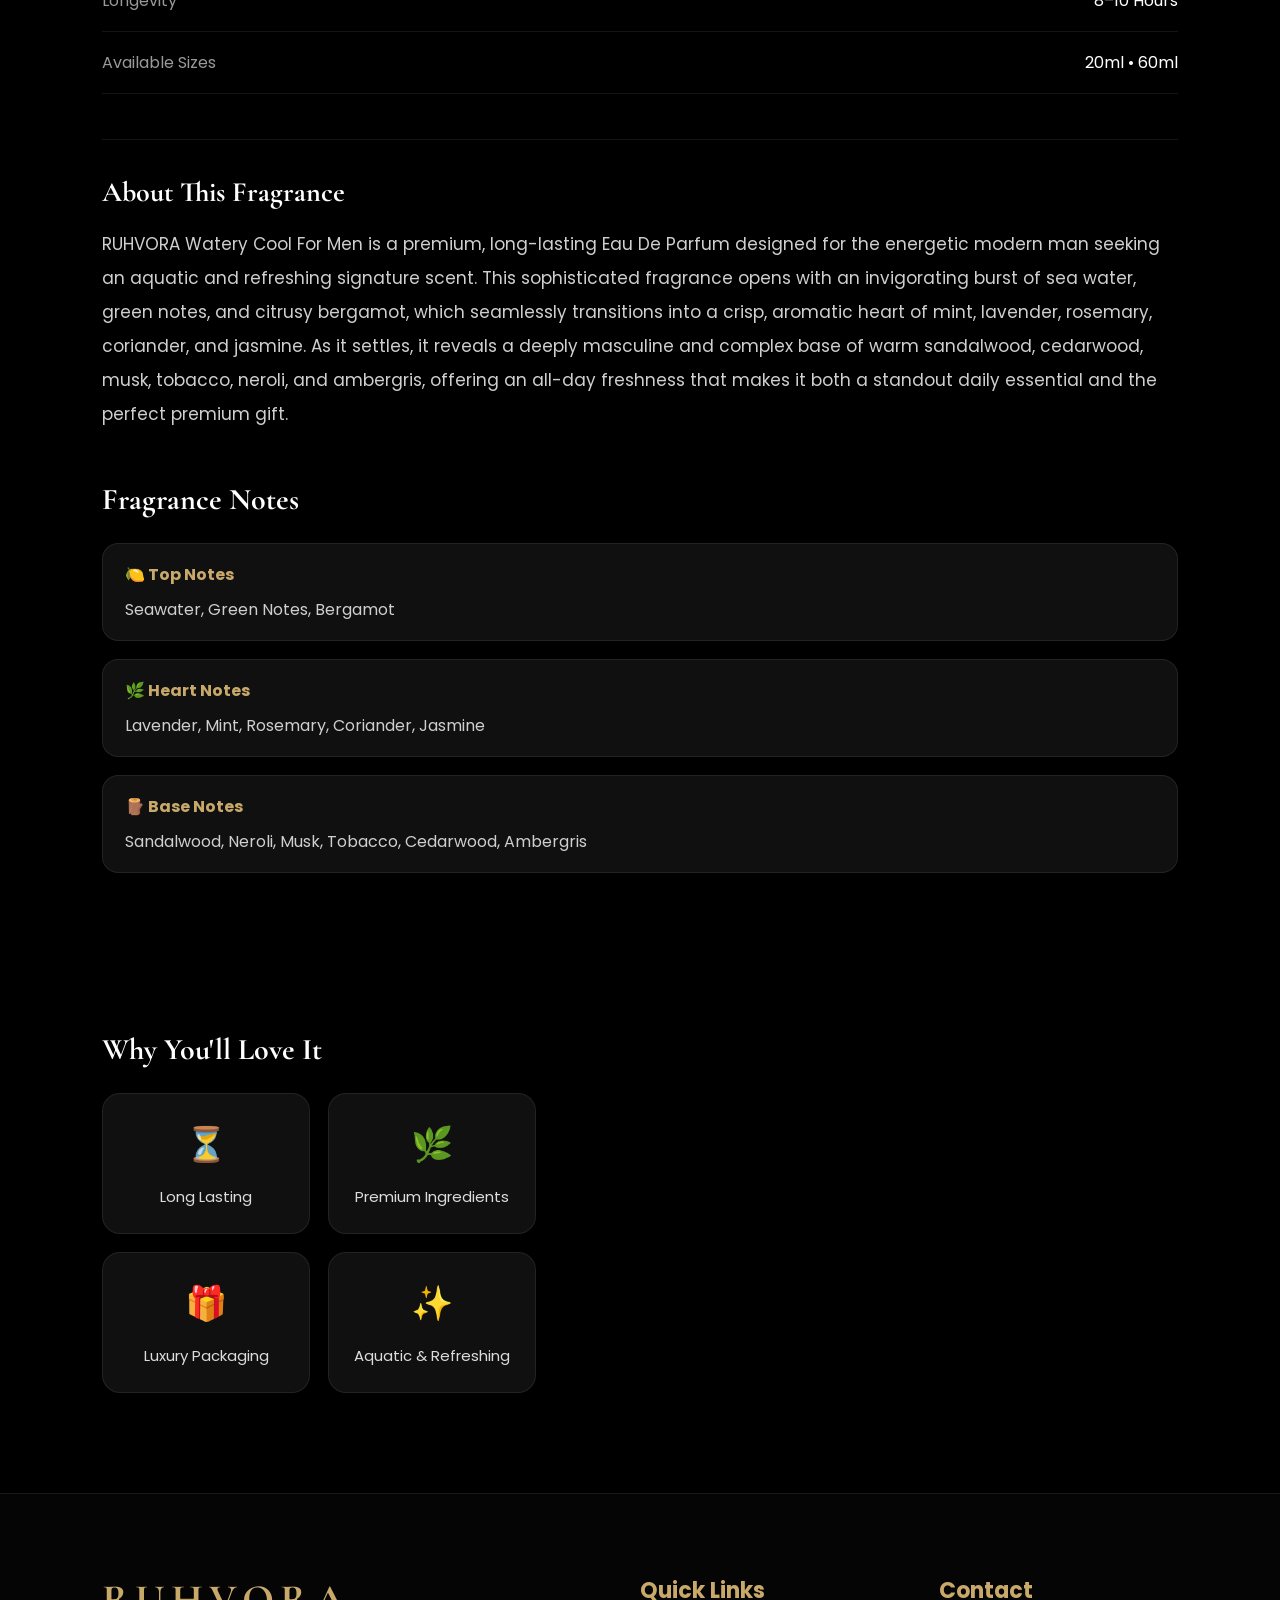
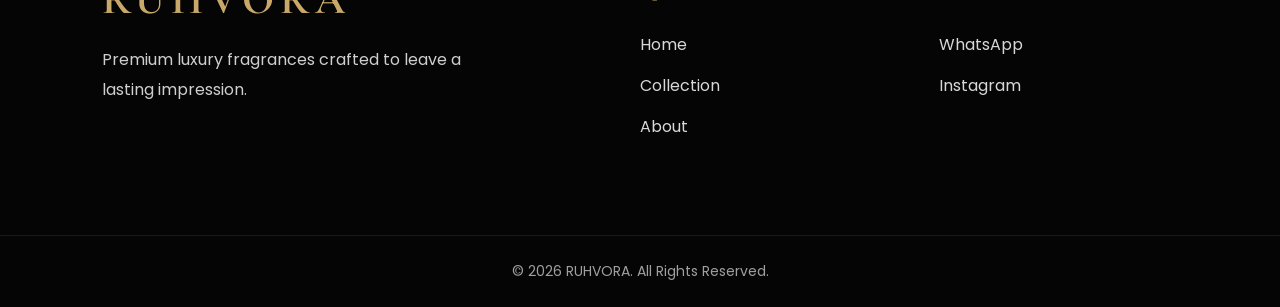
<file: watery-cool.html>
<!DOCTYPE html>
<html lang="en">

<head>
<meta property="og:title" content="WATERY COOL | RUHVORA">
<meta property="og:description"
content="Experience WATERY COOL, a premium long-lasting luxury fragrance by RUHVORA.">
<meta property="og:image"
content="images/products/watery-cool/1.jpeg">
<meta property="og:type"
content="product">
<meta charset="UTF-8">
<meta name="viewport"
content="width=device-width, initial-scale=1.0">
<title>
WATERY COOL | RUHVORA
</title>
<meta name="description"
content="WATERY COOL by RUHVORA. Premium long-lasting luxury fragrance available in 20ml and 60ml.">
<link rel="stylesheet"
href="css/style.css">
<link rel="stylesheet" href="css/responsive.css">
<link rel="preconnect"
href="https://fonts.googleapis.com">
<link rel="preconnect"
href="https://fonts.gstatic.com"
crossorigin>
<link href="https://fonts.googleapis.com/css2?family=Cormorant+Garamond:wght@400;500;600;700&family=Poppins:wght@300;400;500;600&display=swap"
rel="stylesheet">
<link rel="icon" type="image/png" sizes="32x32" href="images/favicon.jpeg">
<link rel="apple-touch-icon" href="images/favicon.jpeg">
<meta name="theme-color" content="#000000">
</head>
<body>
<div id="loader">

    <div class="loader-content">

        <h1>RUHVORA</h1>

        <p>Crafted To Be Remembered</p>

    </div>

</div>
<header>
<nav class="navbar">
<div class="logo">
RUHVORA
</div>
<ul class="nav-links">
<li><a href="index.html">Home</a></li>
<li><a href="products.html">Collection</a></li>
<li><a href="about.html">About</a></li>
<li><a href="#contact">Contact</a></li>
</ul>
<a href="https://wa.me/918700405372" class="whatsapp-btn">
Order Now
</a>
<div class="menu-toggle">
    <span></span>
    <span></span>
    <span></span>
</div>
</nav>
</header>

<section class="breadcrumb">
<a href="index.html">
Home
</a>
<span>></span>
<a href="products.html">
Collection
</a>
<span>></span>
<p>
WATERY COOL
</p>
</section>
<div class="back-btn">
<a href="products.html">
← Back to Collection
</a>
</div>

<section class="product-page">
    <!-- LEFT SIDE -->
    <div class="product-left">
        <div class="product-gallery">
            <div class="thumbnail-column">
            <img src="images/products/watery-cool/1.jpeg" class="thumb active-thumb">
            <img src="images/products/watery-cool/2.jpeg" class="thumb">
            <img src="images/products/watery-cool/3.jpeg" class="thumb">
            <img src="images/products/watery-cool/4.jpeg" class="thumb">
            </div>
            <div class="main-image">
                <img
                id="mainProductImage"
                src="images/products/watery-cool/1.jpeg">
            </div>
        </div>
        <div class="product-features">
            <h3>Why You'll Love It</h3>
            <div class="feature-grid">
                <div class="feature-box">
                    <h4>⏳</h4>
                    <p>Long Lasting</p>
                </div>
                <div class="feature-box">
                    <h4>🌿</h4>
                    <p>Premium Ingredients</p>
                </div>
                <div class="feature-box">
                    <h4>🎁</h4>
                    <p>Luxury Packaging</p>
                </div>
                <div class="feature-box">
                    <h4>✨</h4>
                    <p>Aquatic & Refreshing</p>
                </div>
            </div>
        </div>
    </div>
    

    <!-- RIGHT SIDE -->
    <div class="product-right">
        <p class="product-category">
            Luxury Unisex Fragrance
        </p>
        <h1>
            WATERY COOL
        </h1>
        <h2 id="productPrice">
            <span class="old-price">₹999</span>
            <span class="new-price">₹499</span>
        </h2>
        <div class="size-section">
            <h3>Select Size</h3>
            <div class="size-selector">
                <button
                class="size-btn"
                data-size="20"
                data-price="249">
                   20 ml
                </button>
                <button
                class="size-btn active"
                data-size="60"
                data-price="499">
                    60 ml
                </button>
            </div>
        </div>
        <br>
        <a id="orderBtn" class="gold-btn" target="_blank">
        Order Now on WhatsApp
        </a>
        <br>
        <div class="product-specs">
            <h3>Product Specifications</h3>
            <div class="spec-row">
                <span>Gender</span>
                <span>For Men</span>
            </div>
            <div class="spec-row">
                <span>Concentration</span>
                <span>Eau De Parfum (EDP)</span>
            </div>
            <div class="spec-row">
                <span>Longevity</span>
                <span>8–10 Hours</span>
            </div>
            <div class="spec-row">
                <span>Available Sizes</span>
                <span>20ml • 60ml</span>
            </div>
        </div>
        <div class="product-description">
            <h3>About This Fragrance</h3>
            <p>
            RUHVORA Watery Cool For Men is a premium, long-lasting Eau De Parfum 
            designed for the energetic modern man seeking an aquatic and refreshing 
            signature scent. This sophisticated fragrance opens with an invigorating 
            burst of sea water, green notes, and citrusy bergamot, which seamlessly 
            transitions into a crisp, aromatic heart of mint, lavender, rosemary, 
            coriander, and jasmine. As it settles, it reveals a deeply masculine and 
            complex base of warm sandalwood, cedarwood, musk, tobacco, neroli, and 
            ambergris, offering an all-day freshness that makes it both a standout 
            daily essential and the perfect premium gift.
            </p>
        </div>
        <div class="fragrance-notes">
            <h3>Fragrance Notes</h3>
            <div class="note-card">
                <h4>🍋 Top Notes</h4>
                <p>Seawater, Green Notes, Bergamot</p>
            </div>
            <div class="note-card">
                <h4>🌿 Heart Notes</h4>
                <p>Lavender, Mint, Rosemary, Coriander, Jasmine</p>
            </div>
            <div class="note-card">
                <h4>🪵 Base Notes</h4>
                <p>Sandalwood, Neroli, Musk, Tobacco, Cedarwood, Ambergris</p>
            </div>
        </div>
    </div>
</section>

<footer class="footer" id="contact">
    <div class="footer-container">
        <div class="footer-brand">
            <h2>RUHVORA</h2>
            <p>
                Premium luxury fragrances crafted to leave
                a lasting impression.
            </p>
        </div>
        <div class="footer-links">
            <h3>Quick Links</h3>
            <a href="index.html">Home</a>
            <a href="products.html">Collection</a>
            <a href="about.html">About</a>
        </div>
        <div class="footer-contact">
            <h3>Contact</h3>
            <a href="https://wa.me/918700405372">WhatsApp</a>
            <a href="https://www.instagram.com/ruhvoraperfumes?igsh=MWJ6Y202bGFhYTZydA%3D%3D&utm_source=qr">
                Instagram
            </a>
        </div>
    </div>
    <div class="footer-bottom">
        © 2026 RUHVORA. All Rights Reserved.
    </div>
</footer>


<!-- Floating WhatsApp -->

<a href="https://wa.me/918700405372"
class="floating-whatsapp"
target="_blank">

    <img src="images/whatsapp.png" alt="WhatsApp">

</a>

<!-- Back To Top -->

<button id="topBtn">

↑

</button>
<script src="js/product.js"></script>
<script src="js/main.js"></script>
</body>

</html>
</file>
<file: css/style.css>
*{
margin:0;
padding:0;
box-sizing:border-box;
}

:root{
--black:#070707;
--gold:#C8A96A;
--white:#F8F8F8;
--grey:#cfcfcf;
}
html{
scroll-behavior:smooth;
}
body{
font-family:'Poppins',sans-serif;
background:#000;
color:white;
overflow-x:hidden;
}

/* NAVBAR */
.navbar{
position:fixed;
top:0;
left:0;
width:100%;
height:90px;
display:flex;
justify-content:space-between;
align-items:center;
padding:0 90px;
background:rgba(0,0,0,.35);
backdrop-filter:blur(18px);
border-bottom:1px solid rgba(255,255,255,.08);
z-index:1000;
}
.logo{
font-family:'Cormorant Garamond',serif;
font-size:38px;
letter-spacing:8px;
color:var(--gold);
}
.nav-links{
display:flex;
list-style:none;
gap:50px;
}
.nav-links a{
text-decoration:none;
color:white;
font-size:15px;
letter-spacing:2px;
transition:.3s;
}
.nav-links a:hover{
color:var(--gold);
}
.whatsapp-btn{
background:var(--gold);
padding:14px 34px;
border-radius:40px;
color:black;
font-weight:600;
text-decoration:none;
transition:.3s;
}
.whatsapp-btn:hover{
transform:translateY(-4px);
}

/* HERO */
.hero{
height:100vh;
display:flex;
align-items:center;
padding-left:8%;
background:
linear-gradient(
90deg,
rgba(0,0,0,.95) 0%,
rgba(0,0,0,.70) 38%,
rgba(0,0,0,.15) 65%,
rgba(0,0,0,.05) 100%
),
url("../images/bg-hero.jpg");
background-size:contain;
background-position:center 1px ;
background-repeat:no-repeat;
background-color: #000;
}
.hero-content{
width:600px;
}
.tagline{
font-size:15px;
letter-spacing:6px;
color:var(--gold);
margin-bottom:20px;
text-transform:uppercase;
}
.hero h1{
font-family:'Cormorant Garamond',serif;
font-size:95px;
line-height:0.95;
margin-bottom:30px;
font-weight:600;
}
.hero-text{
font-size:20px;
line-height:36px;
color:#dddddd;
margin-bottom:45px;
max-width:500px;
}
.hero-buttons{
display:flex;
gap:20px;
}
.gold-btn{
background:var(--gold);
padding:18px 40px;
border-radius:50px;
text-decoration:none;
color:black;
font-weight:600;
transition:.3s;
}
.gold-btn:hover{
transform:translateY(-4px);
}
.outline-btn{
padding:18px 40px;
border:1px solid var(--gold);
border-radius:50px;
text-decoration:none;
color:var(--gold);
transition:.3s;
}
.outline-btn:hover{
background:var(--gold);
color:black;
}

/*==========================
    LUXURY STRIP
==========================*/
.luxury-strip{
display:flex;
justify-content:space-evenly;
align-items:center;
padding:80px 10%;
background:#0a0a0a;
border-top:1px solid rgba(255,255,255,.08);
border-bottom:1px solid rgba(255,255,255,.08);
}
.strip-box{
text-align:center;
}
.strip-box h2{
font-family:'Cormorant Garamond',serif;
font-size:55px;
color:var(--gold);
margin-bottom:12px;
}
.strip-box p{
font-size:15px;
letter-spacing:2px;
color:#c9c9c9;
}

/*=========================
      COLLECTION
==========================*/
.collection{
padding:120px 8%;
background:#050505;
}
.section-tag{
text-align:center;
color:var(--gold);
letter-spacing:5px;
font-size:15px;
margin-bottom:15px;
}
.section-title{
text-align:center;
font-family:'Cormorant Garamond',serif;
font-size:70px;
margin-bottom:70px;
}
.product-grid{
display:grid;
grid-template-columns:repeat(3,1fr);
gap:40px;
}
.product-card{
    position:relative;
    overflow:hidden;
    background:#101010;
    border:1px solid rgba(255,255,255,.08);
    border-radius:20px;
    padding:35px;
    text-align:center;
    transition:.4s;
    text-decoration:none;
    color:white;
}
.product-card:hover{
transform:translateY(-12px);
border-color:var(--gold);
box-shadow:0 0 35px rgba(200,169,106,.18);
}
.product-card img{
width:75%;
transition:.5s;
}
.product-card:hover img{
transform:scale(1.12);
}
.product-card h3{
margin-top:25px;
font-size:26px;
font-family:'Cormorant Garamond',serif;
letter-spacing:2px;
}
.product-card p{
margin:10px 0 25px;
color:#bbbbbb;
font-size:15px;
letter-spacing:2px;
}
.buy-btn{
display:inline-block;
padding:14px 30px;
background:var(--gold);
color:black;
text-decoration:none;
border-radius:35px;
font-weight:600;
transition:.3s;
}
.buy-btn:hover{
transform:scale(1.05);
}
.product-card{
text-decoration:none;
color:white;
}
.card-overlay{
    position:absolute;
    inset:0;
    background:rgba(0,0,0,.65);
    display:flex;
    justify-content:center;
    align-items:center;
    opacity:0;
    transition:.35s ease;
    z-index:2;
    border-radius:20px;
}
.card-overlay span{
    color:var(--gold);
    font-size:18px;
    letter-spacing:2px;
    font-weight:500;
    transform:translateY(15px);
    transition:.35s ease;
}
.product-card:hover .card-overlay{
    opacity:1;
}
.product-card:hover .card-overlay span{
    transform:translateY(0);
}
.badge{
    position:absolute;
    top:18px;
    left:18px;
    z-index:5;
    background:var(--gold);
    color:black;
    padding:7px 15px;
    border-radius:25px;
    font-size:12px;
    font-weight:600;
    letter-spacing:1px;
}

/*=========================
        ABOUT
==========================*/
.about{
display:flex;
justify-content:space-between;
align-items:center;
padding:120px 8%;
background:#000;
gap:80px;
}
.about-image{
flex:1;
}
.about-image img{
width:100%;
border-radius:20px;
}
.about-content{
flex:1;
}
.about-content h2{
font-family:'Cormorant Garamond',serif;
font-size:65px;
margin:20px 0;
}
.about-text{
font-size:18px;
line-height:34px;
color:#cfcfcf;
margin-bottom:35px;
}
.about-features p{
margin-bottom:18px;
font-size:17px;
letter-spacing:1px;
}
.about .gold-btn{
margin-top:20px;
display:inline-block;
}

/*=========================
      WHY CHOOSE
=========================*/
.why-choose{
padding:120px 8%;
background:#050505;
text-align:center;
}
.choose-grid{
display:grid;
grid-template-columns:repeat(4,1fr);
gap:30px;
margin-top:70px;
}
.choose-card{
background:#101010;
padding:45px 30px;
border-radius:20px;
border:1px solid rgba(255,255,255,.08);
transition:.4s;
}
.choose-card:hover{
transform:translateY(-10px);
border-color:var(--gold);
box-shadow:0 0 30px rgba(200,169,106,.18);
}
.choose-icon{
font-size:40px;
color:var(--gold);
margin-bottom:20px;
}
.choose-card h3{
font-family:'Cormorant Garamond',serif;
font-size:32px;
margin-bottom:15px;
}
.choose-card p{
font-size:15px;
line-height:28px;
color:#cfcfcf;
}

/*=========================
      GALLERY
=========================*/
.gallery{
padding:120px 8%;
background:#000;
text-align:center;
}
.gallery-grid{
display:grid;
grid-template-columns:repeat(3,1fr);
gap:25px;
margin:70px 0;
}
.gallery-grid img{
    width:100%;
    height:auto;
    display:block;
    border-radius:20px;
    transition:.5s;
    cursor:pointer;
}
.gallery-grid img:hover{
transform:scale(1.04);
box-shadow:0 0 35px rgba(200,169,106,.25);
}
.gallery .gold-btn{
display:inline-block;
}

/*=========================
          CTA
=========================*/
.cta{
    padding:140px 8%;
    text-align:center;
    background:
    linear-gradient(
    rgba(0,0,0,.75),
    rgba(0,0,0,.75)
    ),
    url("../images/cta-bg.jpg");
    background-size:cover;
    background-position:center;
    background-attachment:fixed;
}
.cta h2{
    font-family:'Cormorant Garamond',serif;
    font-size:72px;
    margin:25px 0;
}
.cta-text{
    max-width:700px;
    margin:0 auto 45px;
    color:#d6d6d6;
    font-size:18px;
    line-height:34px;
}
.cta .gold-btn{
    display:inline-block;
}

/*=========================
          FOOTER
=========================*/
.footer{
    background:#050505;
    border-top:1px solid rgba(255,255,255,.08);
}
.footer-container{
    display:grid;
    grid-template-columns:2fr 1fr 1fr;
    gap:60px;
    padding:80px 8%;
}
.footer-brand h2{
    font-family:'Cormorant Garamond',serif;
    font-size:42px;
    color:var(--gold);
    letter-spacing:6px;
    margin-bottom:20px;
}
.footer-brand p{
    color:#cfcfcf;
    line-height:30px;
    max-width:380px;
}
.footer-links h3,
.footer-contact h3{
    margin-bottom:25px;
    color:var(--gold);
    font-size:22px;
}
.footer-links a,
.footer-contact a{
    display:block;
    color:#d8d8d8;
    text-decoration:none;
    margin-bottom:16px;
    transition:.3s;
}
.footer-links a:hover,
.footer-contact a:hover{
    color:var(--gold);
    padding-left:6px;
}
.footer-contact span{
    color:#bdbdbd;
}
.footer-bottom{
    border-top:1px solid rgba(255,255,255,.08);
    text-align:center;
    padding:25px;
    color:#9f9f9f;
    font-size:14px;
}

/*=========================
      COLLECTION HERO
=========================*/
.collection-hero{
    height:55vh;
    display:flex;
    justify-content:center;
    align-items:center;
    text-align:center;
    padding:0 8%;
    background:
    linear-gradient(
        rgba(0,0,0,.72),
        rgba(0,0,0,.72)
    ),
    url("../images/collection-bg.jpeg");
    background-size:cover;
    background-position:center;
}
.collection-hero-content{
    max-width:800px;
}
.collection-hero h1{
    font-family:'Cormorant Garamond',serif;
    font-size:72px;
    margin:20px 0;
}
.collection-hero p{
    color:#d0d0d0;
    font-size:18px;
    line-height:34px;
}

.breadcrumb{
margin-top:120px;
padding:25px 8%;
display:flex;
gap:15px;
align-items:center;
font-size:14px;
color:#999;
}
.breadcrumb a{
text-decoration:none;
color:#999;
transition:.3s;
}
.breadcrumb a:hover{
color:var(--gold);
}
.breadcrumb p{
color:white;
}

/*=========================
      PRODUCT PAGE
=========================*/
.product-page{
    display:grid;
    grid-template-columns:1fr 1fr;
    gap:90px;
    padding:20px 8% 100px;
    align-items:start;
}
.product-left{
    display:flex;
    flex-direction:column;
    gap:40px;
}
.thumbnail-column{
    display:flex;
    flex-direction:column;
    gap:18px;
}
.thumb{
    width:95px;
    height:95px;
    object-fit:cover;
    border-radius:15px;
    cursor:pointer;
    border:2px solid transparent;
    transition:.3s;
}
.thumb:hover{
    border-color:var(--gold);
}
.active-thumb{
    border-color:var(--gold);
}
.main-image{
    flex:1;
}
.main-image img{
    width:100%;
    max-width:520px;
    border-radius:20px;
    transition:opacity .25s ease;
}
.product-right{
    padding-top:20px;
}
.product-category{
    color:var(--gold);
    letter-spacing:3px;
    font-size:14px;
    margin-bottom:18px;
}
.product-right h1{
    font-family:'Cormorant Garamond',serif;
    font-size:72px;
    margin-bottom:20px;
}
#productPrice{
    color:var(--gold);
    font-size:48px;
    margin-bottom:30px;
}
.short-description{
    color:#cfcfcf;
    line-height:34px;
    font-size:18px;
}
.product-gallery{
    display:flex;
    gap:25px;
    align-items:flex-start;
}

/*=========================
      SIZE SELECTOR
=========================*/
.size-section{
    margin:35px 0;
}
.size-section h3{
    margin-bottom:18px;
    font-size:18px;
    color:white;
}
.size-selector{
    display:flex;
    gap:18px;
}
.size-btn{
    padding:14px 34px;
    border-radius:40px;
    background:#111;
    border:1px solid #333;
    color:white;
    cursor:pointer;
    transition:.3s;
    font-size:15px;
}
.size-btn:hover{
    border-color:var(--gold);
}
.size-btn.active{
    background:var(--gold);
    color:black;
    border-color:var(--gold);
}
.product-description{
    margin-top:45px;
    padding-top:35px;
    border-top:1px solid rgba(255,255,255,.08);
}
.product-description h3{
    font-size:28px;
    font-family:'Cormorant Garamond',serif;
    margin-bottom:18px;
}
.product-description p{
    color:#cfcfcf;
    line-height:34px;
    font-size:17px;
}
.fragrance-notes{
    margin-top:50px;
}
.fragrance-notes h3{
    font-size:30px;
    font-family:'Cormorant Garamond',serif;
    margin-bottom:25px;
}
.note-card{
    background:#101010;
    border:1px solid rgba(255,255,255,.08);
    border-radius:16px;
    padding:18px 22px;
    margin-bottom:18px;
    transition:.3s;
}
.note-card:hover{
    border-color:var(--gold);
}
.note-card h4{
    margin-bottom:10px;
    color:var(--gold);
}
.note-card p{
    color:#cfcfcf;
}
.product-features{
    margin-top:50px;
}
.product-features h3{
    font-size:30px;
    font-family:'Cormorant Garamond',serif;
    margin-bottom:22px;
}
.product-features ul{
    list-style:none;
}
.product-features li{
    margin-bottom:16px;
    color:#d5d5d5;
    font-size:17px;
}
.feature-grid{
display:grid;
grid-template-columns:repeat(2,1fr);
gap:18px;
margin-top:25px;
}
.feature-box{
background:#101010;
border:1px solid rgba(255,255,255,.08);
border-radius:18px;
padding:25px;
text-align:center;
transition:.3s;
}
.feature-box:hover{
border-color:var(--gold);
transform:translateY(-6px);
}
.feature-box h4{
font-size:34px;
margin-bottom:15px;
}
.feature-box p{
font-size:15px;
color:#ddd;
}

/*=========================
    PRODUCT SPECS
=========================*/
.product-specs{
    margin-top:50px;
}
.product-specs h3{
    font-family:'Cormorant Garamond',serif;
    font-size:30px;
    margin-bottom:25px;
}
.spec-row{
    display:flex;
    justify-content:space-between;
    padding:18px 0;
    border-bottom:1px solid rgba(255,255,255,.08);
}
.spec-row span:first-child{
    color:#999;
}
.spec-row span:last-child{
    color:white;
}
.back-btn{
    padding:0 8%;
    margin-bottom:30px;
}
.back-btn a{
    text-decoration:none;
    color:var(--gold);
    font-size:15px;
}
.back-btn a:hover{
    text-decoration:underline;
}

/*=========================
      ABOUT HERO
=========================*/
.about-hero{
    height:70vh;
    display:flex;
    align-items:center;
    justify-content:center;
    text-align:center;
    background:
    linear-gradient(rgba(0,0,0,.65),
    rgba(0,0,0,.65)),
    url("../images/about-bg.jpg");
    background-size:cover;
    background-position:center;
}
.about-overlay p{
    color:var(--gold);
    letter-spacing:5px;
    margin-bottom:20px;
}
.about-overlay h1{
    font-family:'Cormorant Garamond',serif;
    font-size:80px;
    margin-bottom:25px;
}
.about-overlay span{
    color:#ddd;
    font-size:20px;
}

/*=========================
        OUR STORY
=========================*/
.our-story{
    display:grid;
    grid-template-columns:1fr 1fr;
    gap:70px;
    align-items:center;
    padding:120px 8%;
}
.story-image img{
    width:100%;
    border-radius:20px;
}
.story-tag{
    color:var(--gold);
    letter-spacing:5px;
    margin-bottom:18px;
}
.story-content h2{
    font-family:'Cormorant Garamond',serif;
    font-size:58px;
    margin-bottom:28px;
}
.story-content p{
    color:#cfcfcf;
    line-height:34px;
    font-size:17px;
}

/*=========================
        MISSION
=========================*/
.mission{
    text-align:center;
    padding:0 15% 120px;
}
.mission h2{
    font-family:'Cormorant Garamond',serif;
    font-size:58px;
    margin-bottom:25px;
}
.mission p{
    color:#cfcfcf;
    line-height:34px;
    font-size:18px;
}

/*=========================
     WHY RUHVORA
=========================*/
.why-ruhvora{
    padding:120px 8%;
    background:#050505;
}
.why-grid{
    display:grid;
    grid-template-columns:repeat(2,1fr);
    gap:35px;
    margin-top:70px;
}
.why-card{
    background:#101010;
    border:1px solid rgba(255,255,255,.08);
    border-radius:20px;
    padding:45px;
    transition:.35s;
}
.why-card:hover{
    transform:translateY(-10px);
    border-color:var(--gold);
    box-shadow:0 0 35px rgba(200,169,106,.15);
}
.why-icon{
    font-size:42px;
    margin-bottom:20px;
}
.why-card h3{
    font-size:28px;
    font-family:'Cormorant Garamond',serif;
    margin-bottom:15px;
}
.why-card p{
    color:#cfcfcf;
    line-height:30px;
}

/*=========================
      OUR PROMISE
=========================*/
.our-promise{
    padding:140px 10%;
    text-align:center;
    background:
    linear-gradient(rgba(0,0,0,.75),
    rgba(0,0,0,.75)),
    url("../images/promise-bg.jpeg");
    background-size:cover;
    background-position:center;
    background-attachment:fixed;
}
.our-promise h2{
    font-family:'Cormorant Garamond',serif;
    font-size:72px;
    margin-bottom:25px;
}
.our-promise p{
    max-width:750px;
    margin:0 auto 40px;
    color:#ddd;
    line-height:34px;
    font-size:18px;
}

/*=========================
      HAMBURGER MENU
=========================*/

.menu-toggle{
    display:none;
    flex-direction:column;
    gap:6px;
    cursor:pointer;
    z-index:2000;
}
.menu-toggle span{
    width:30px;
    height:3px;
    background:white;
    transition:.35s;
}

/*=========================
    SCROLL ANIMATIONS
=========================*/

.reveal{
    opacity:0;
    transform:translateY(70px);
    transition:all .8s ease;
}
.reveal.active{
    opacity:1;
    transform:translateY(0);
}
.reveal-left{
    opacity:0;
    transform:translateX(-80px);
    transition:all .8s ease;
}
.reveal-left.active{
    opacity:1;
    transform:translateX(0);
}
.reveal-right{
    opacity:0;
    transform:translateX(80px);
    transition:all .8s ease;
}
.reveal-right.active{
    opacity:1;
    transform:translateX(0);
}
.zoom{
    opacity:0;
    transform:scale(.85);
    transition:all .8s ease;
}
.zoom.active{
    opacity:1;
    transform:scale(1);
}

/*=========================
 FLOATING BUTTONS
=========================*/
.floating-whatsapp{
position:fixed;
right:25px;
bottom:25px;
width:62px;
height:62px;
background:#25D366;
border-radius:50%;
display:flex;
justify-content:center;
align-items:center;
box-shadow:0 10px 25px rgba(0,0,0,.25);
z-index:999;
transition:.35s;
}
.floating-whatsapp:hover{
transform:translateY(-5px) scale(1.08);
}
.floating-whatsapp img{
width:34px;
}
#topBtn{
position:fixed;
right:25px;
bottom:105px;
width:55px;
height:55px;
border:none;
border-radius:50%;
background:var(--gold);
color:black;
font-size:22px;
cursor:pointer;
display:none;
transition:.35s;
z-index:999;
}
#topBtn:hover{
transform:translateY(-5px);
}

/*=========================
        LOADER
=========================*/
#loader{
position:fixed;
top:0;
left:0;
width:100%;
height:100%;
background:#000;
display:flex;
justify-content:center;
align-items:center;
z-index:99999;
transition:opacity .8s ease, visibility .8s ease;
}
.loader-content{
text-align:center;
}
.loader-content h1{
font-family:'Cormorant Garamond',serif;
font-size:70px;
letter-spacing:10px;
color:var(--gold);
margin-bottom:15px;
}
.loader-content p{
letter-spacing:5px;
font-size:15px;
color:#cfcfcf;
text-transform:uppercase;
}
#loader.hide{
opacity:0;
visibility:hidden;
}
.product-price{
    display: flex;
    align-items: center;
    gap: 10px;
}
.old-price{
    color: #888;
    text-decoration: line-through;
    font-size: 1.3rem;
    font-weight: 400;
}
.new-price{
    color: "#C8A96A";
    font-size: 2rem;
    font-weight: 700;
}
</file>
<file: css/responsive.css>
/*==============================
    LARGE LAPTOP
===============================*/

@media(max-width:1400px){
.hero h1{
font-size:78px;
}
.section-title{
font-size:60px;
}
.navbar{
padding:0 60px;
}
.product-grid{
gap:30px;
}
}

/*==============================
          LAPTOP
===============================*/

@media(max-width:1200px){
.navbar{
padding:0 40px;
}
.nav-links{
gap:30px;
}
.hero{
padding-left:6%;
}
.hero h1{
font-size:70px;
}
.hero-text{
font-size:18px;
}
.section-title{
font-size:55px;
}
.product-grid{
grid-template-columns:repeat(2,1fr);
}
.product-page{
grid-template-columns:1fr;
gap:60px;
}
.our-story{
grid-template-columns:1fr;
}
}

/*==============================
          TABLET
===============================*/

@media(max-width:992px){
.navbar{
padding:0 25px;
}
.logo{
font-size:30px;
letter-spacing:5px;
}
.nav-links{
gap:18px;
}
.hero{
height:auto;
padding:170px 6% 100px;
background-size:cover;
}
.hero-content{
width:100%;
}
.hero h1{
font-size:60px;
}
.hero-buttons{
flex-wrap:wrap;
}
.product-grid{
grid-template-columns:1fr 1fr;
}
.luxury-strip{
flex-wrap:wrap;
gap:40px;
}
.footer-container{
flex-direction:column;
gap:50px;
}
}

/*==============================
            MOBILE
===============================*/

@media(max-width:768px){
.navbar{
height:80px;
padding:0 20px;
}
.logo{
font-size:26px;
letter-spacing:4px;
}
.nav-links{
display:none;
}
.whatsapp-btn{
padding:12px 22px;
font-size:14px;
}
.hero{
padding:140px 25px 80px;
background-position:right center;
}
.hero h1{
font-size:52px;
}
.hero-text{
font-size:17px;
line-height:30px;
}
.hero-buttons{
flex-direction:column;
align-items:flex-start;
}
.gold-btn,
.outline-btn{
width:220px;
text-align:center;
}
.luxury-strip{
flex-direction:column;
gap:40px;
padding:60px 20px;
}
.collection{
padding:80px 25px;
}
.section-title{
font-size:48px;
}
.product-grid{
grid-template-columns:1fr;
gap:30px;
}
.about-hero h1{
font-size:55px;
}
.our-story{
padding:80px 25px;
}
.story-content h2{
font-size:42px;
}
.mission{
padding:0 25px 80px;
}
.why-grid{
grid-template-columns:1fr;
}
.our-promise{
padding:90px 25px;
}
.our-promise h2{
font-size:48px;
}
.footer{
padding:70px 25px 30px;
}
.footer-container{
flex-direction:column;
gap:40px;
}
}
.menu-toggle{

    display:flex;

}
.whatsapp-btn{
    display:none;
}
.nav-links{
    position:fixed;
    top:80px;
    right:-100%;
    width:280px;
    height:calc(100vh - 80px);
    background:#0a0a0a;
    flex-direction:column;
    justify-content:flex-start;
    align-items:flex-start;
    padding:50px 35px;
    gap:30px;
    transition:.4s;
}
.nav-links.active{
    right:0;
}
.product-page{
        display:flex;
        flex-direction:column;
    }

    .product-left{
        display:contents;
    }

    .product-gallery{
        order:1;
    }

    .product-right{
        order:2;
    }

    .product-features{
        order:3;
    }

}

/*==============================
        SMALL MOBILE
===============================*/

@media(max-width:480px){
.product-page{
        display:flex;
        flex-direction:column;
    }

    .product-left{
        display:contents;
    }

    .product-gallery{
        order:1;
    }

    .product-right{
        order:2;
    }

    .product-features{
        order:3;
    }    
.hero h1{
font-size:42px;
}
.tagline{
font-size:12px;
letter-spacing:3px;
}
.hero-text{
font-size:15px;
line-height:28px;
}
.section-title{
font-size:38px;
}
.product-card{
padding:25px;
}
.product-card h3{
font-size:22px;
}
.about-overlay h1{
font-size:42px;
}
.story-content h2{
font-size:34px;
}
.mission h2{
font-size:38px;
}
.our-promise h2{
font-size:38px;
}
}
</file>
